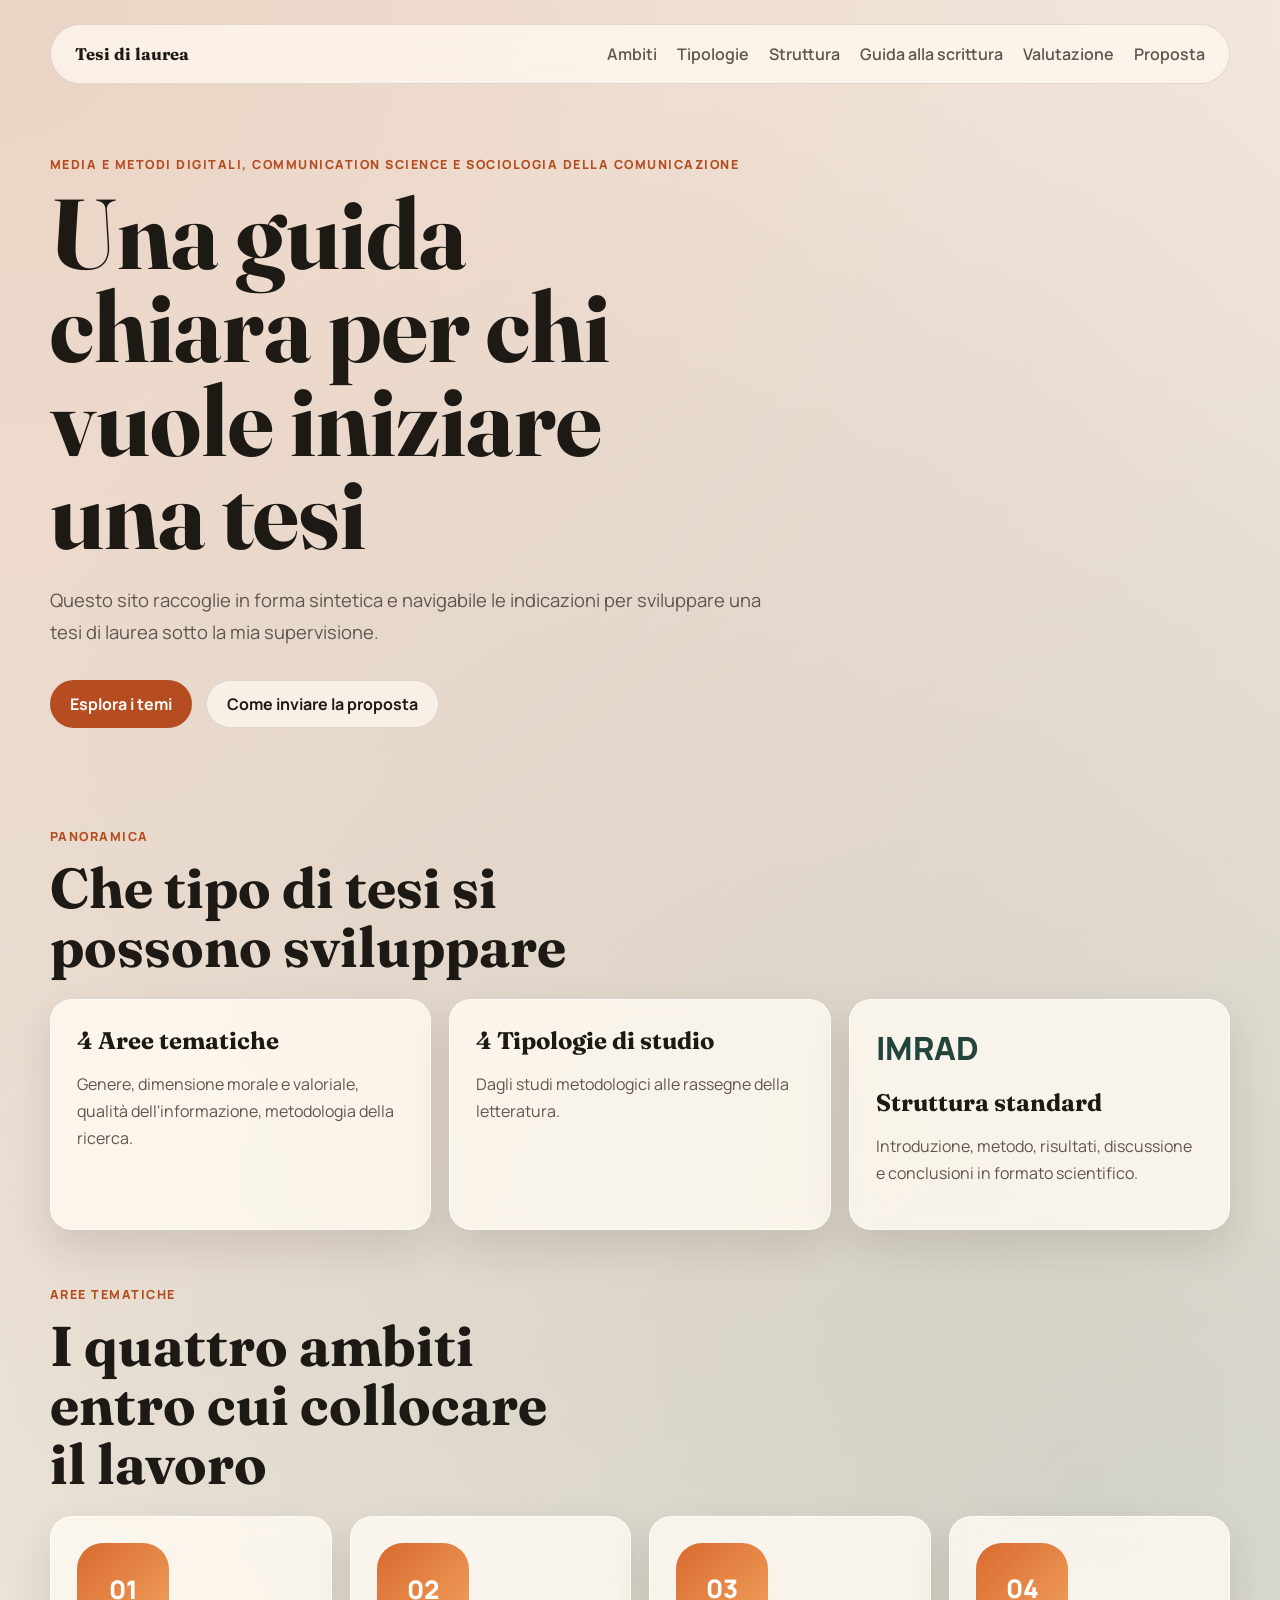
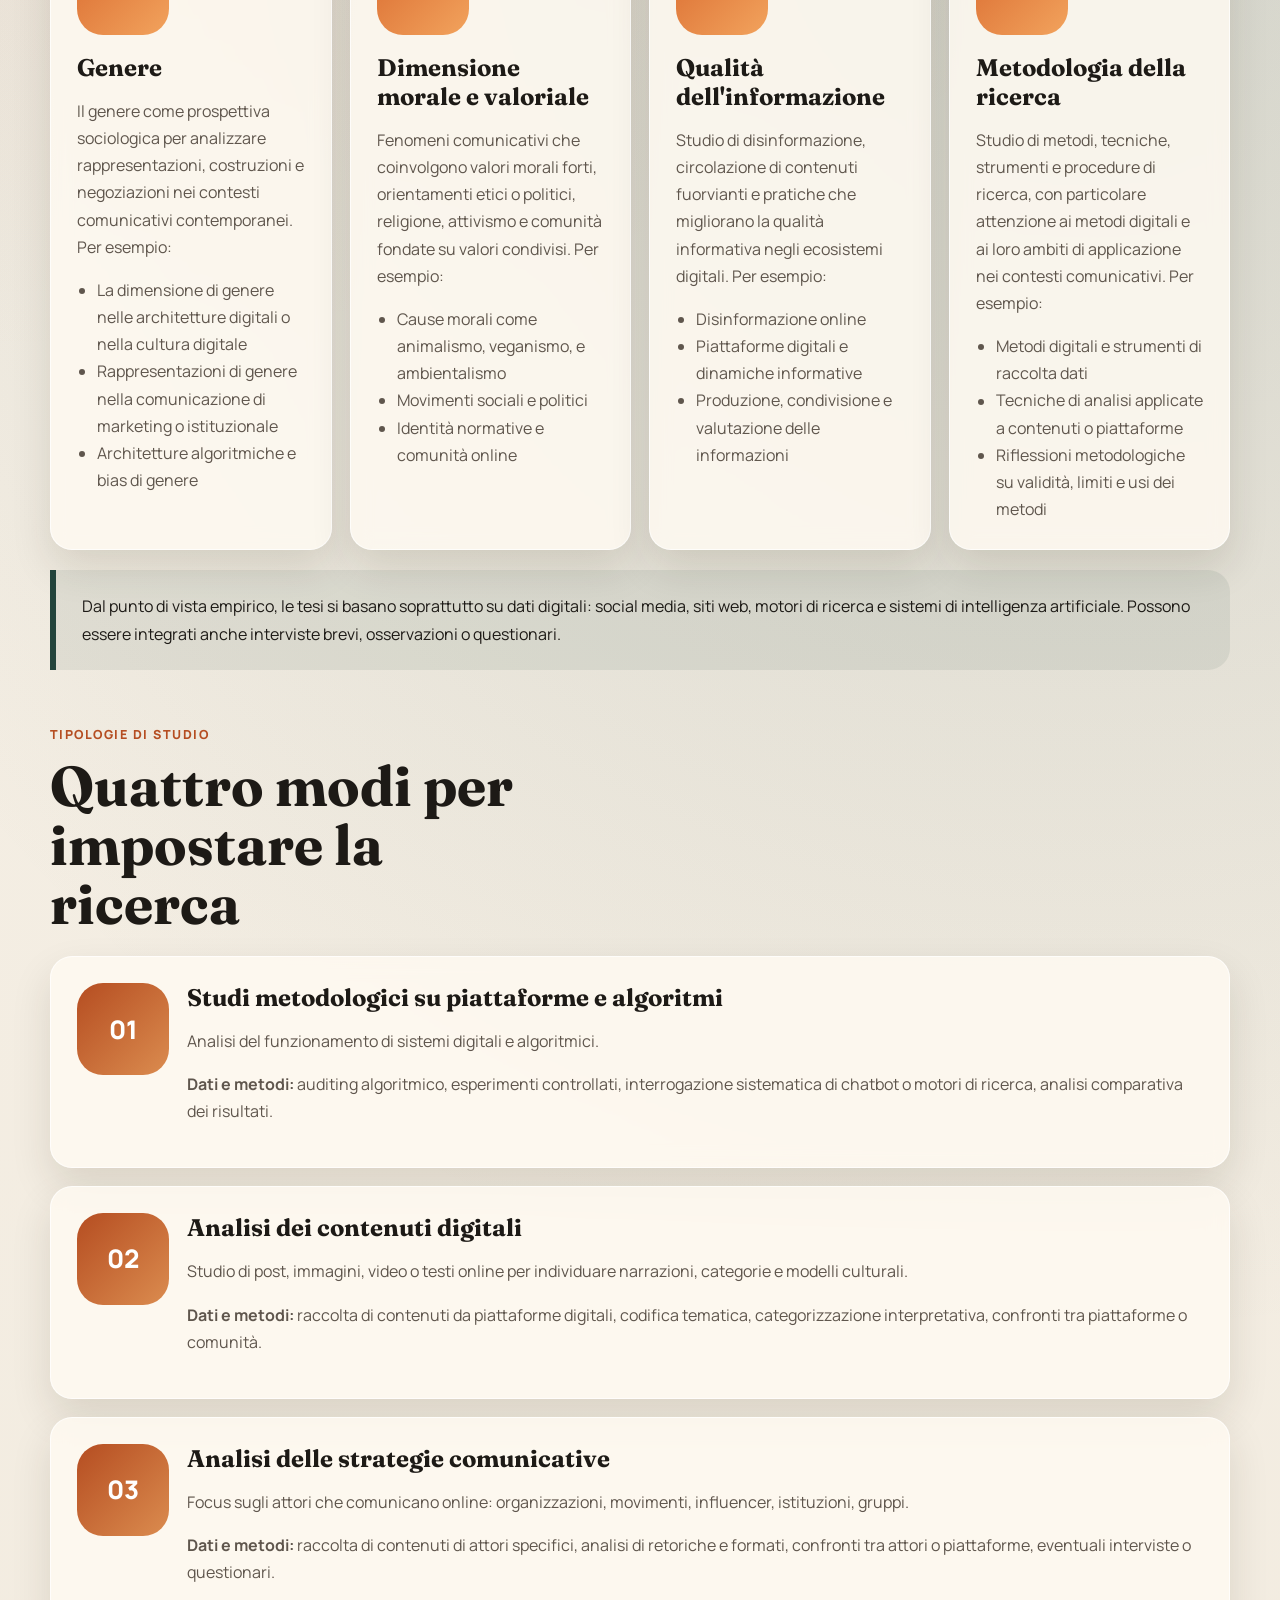
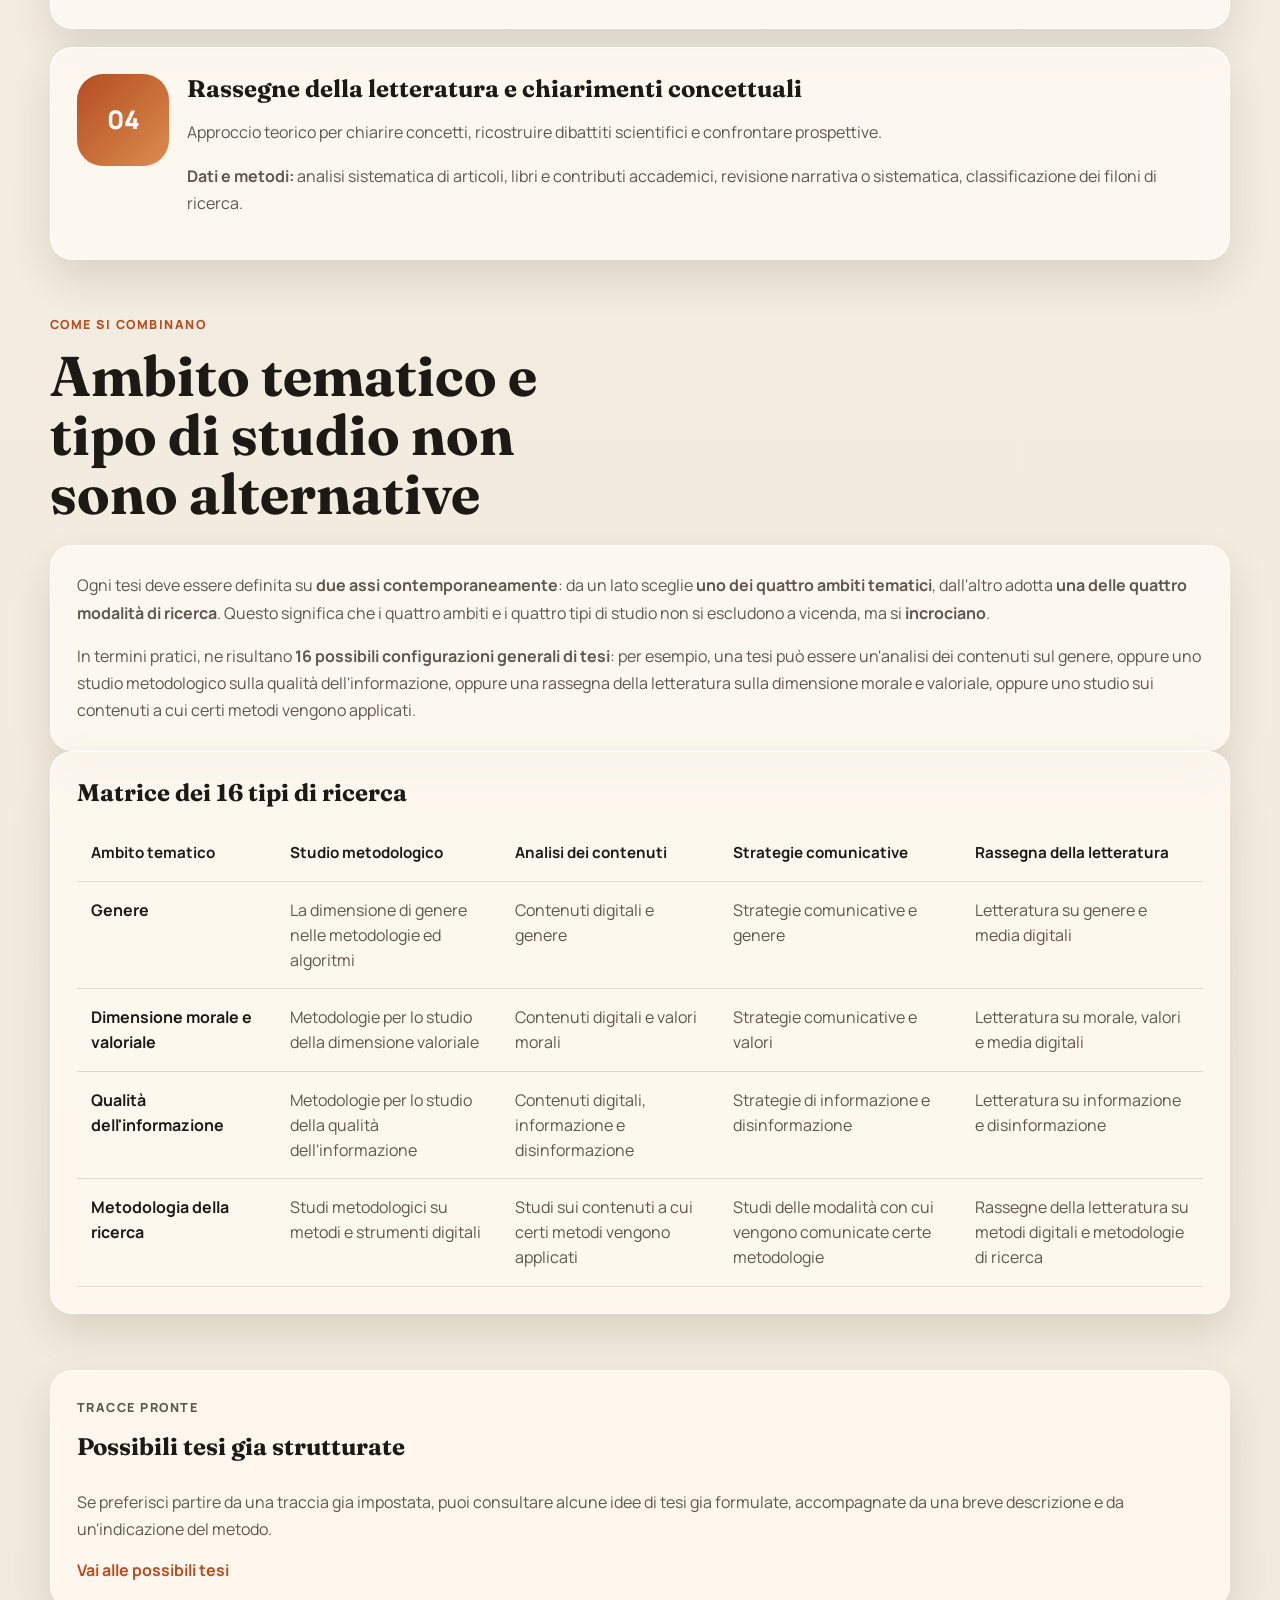
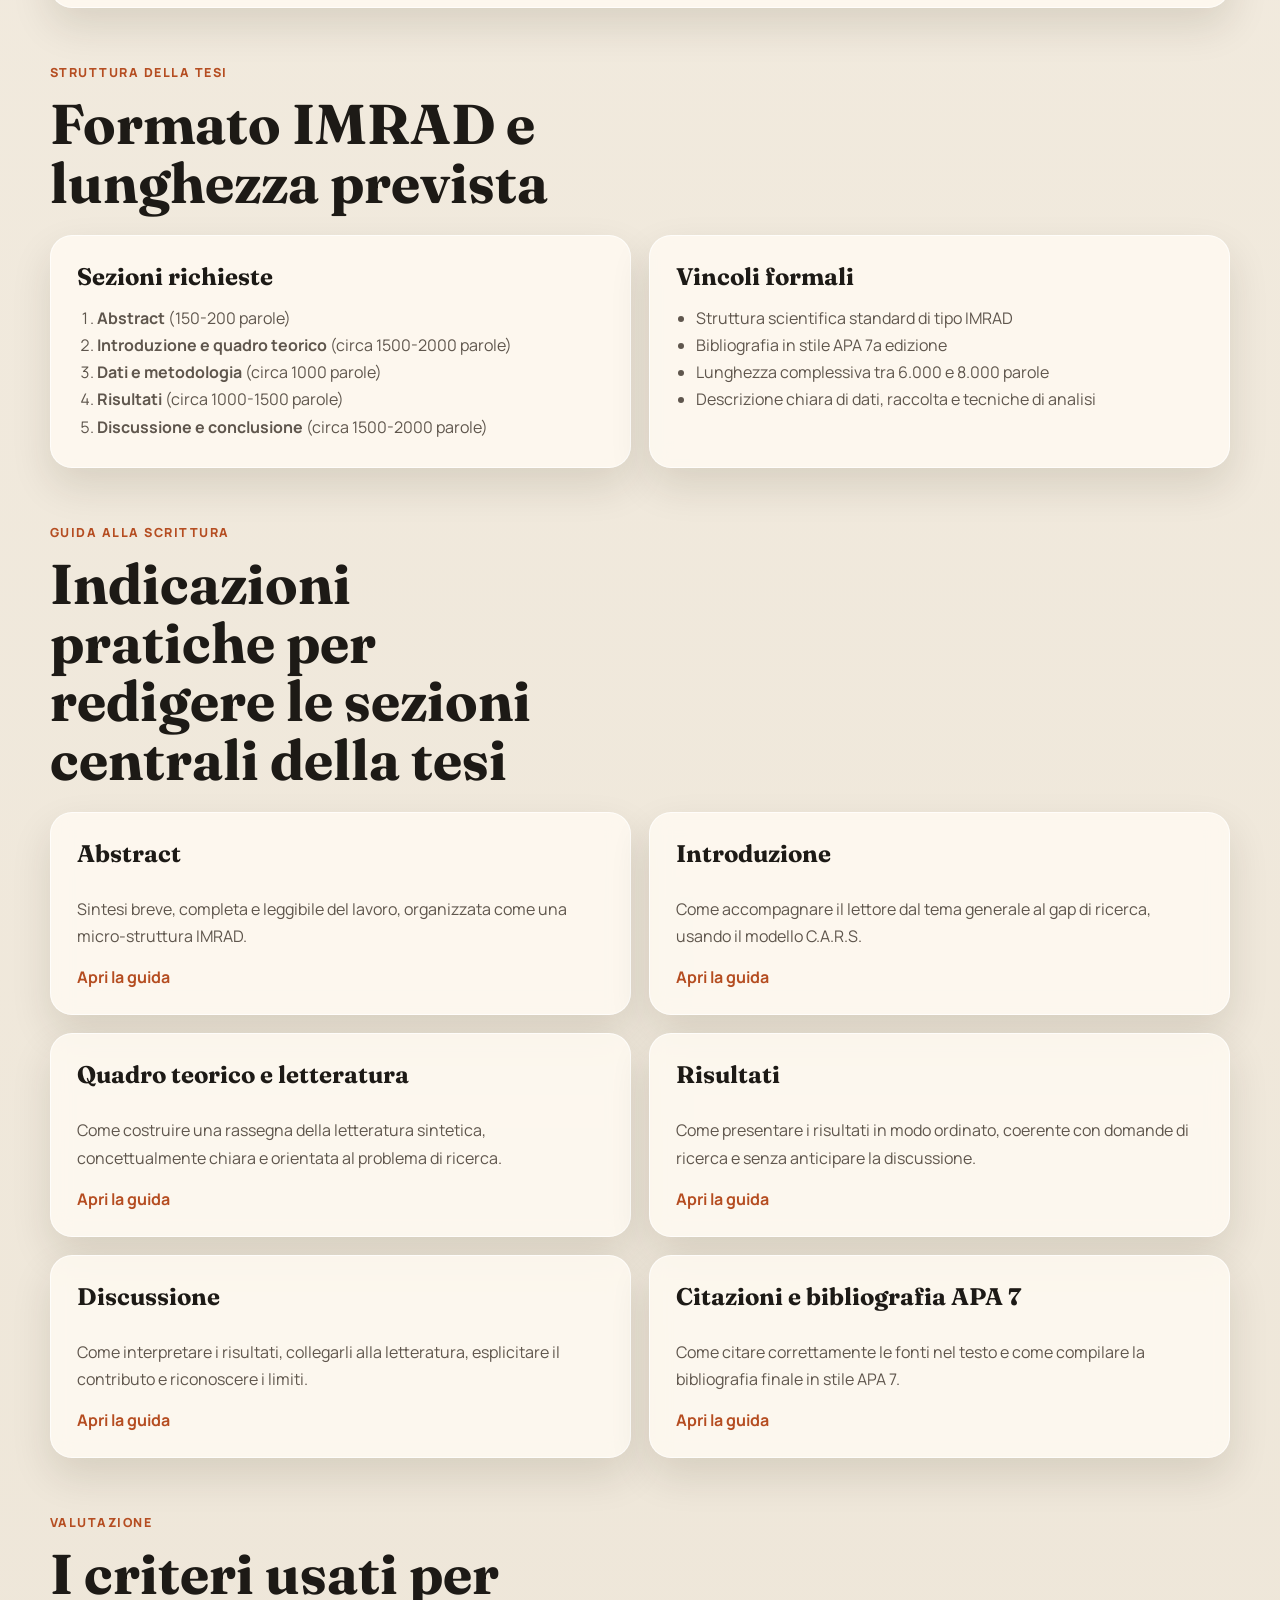
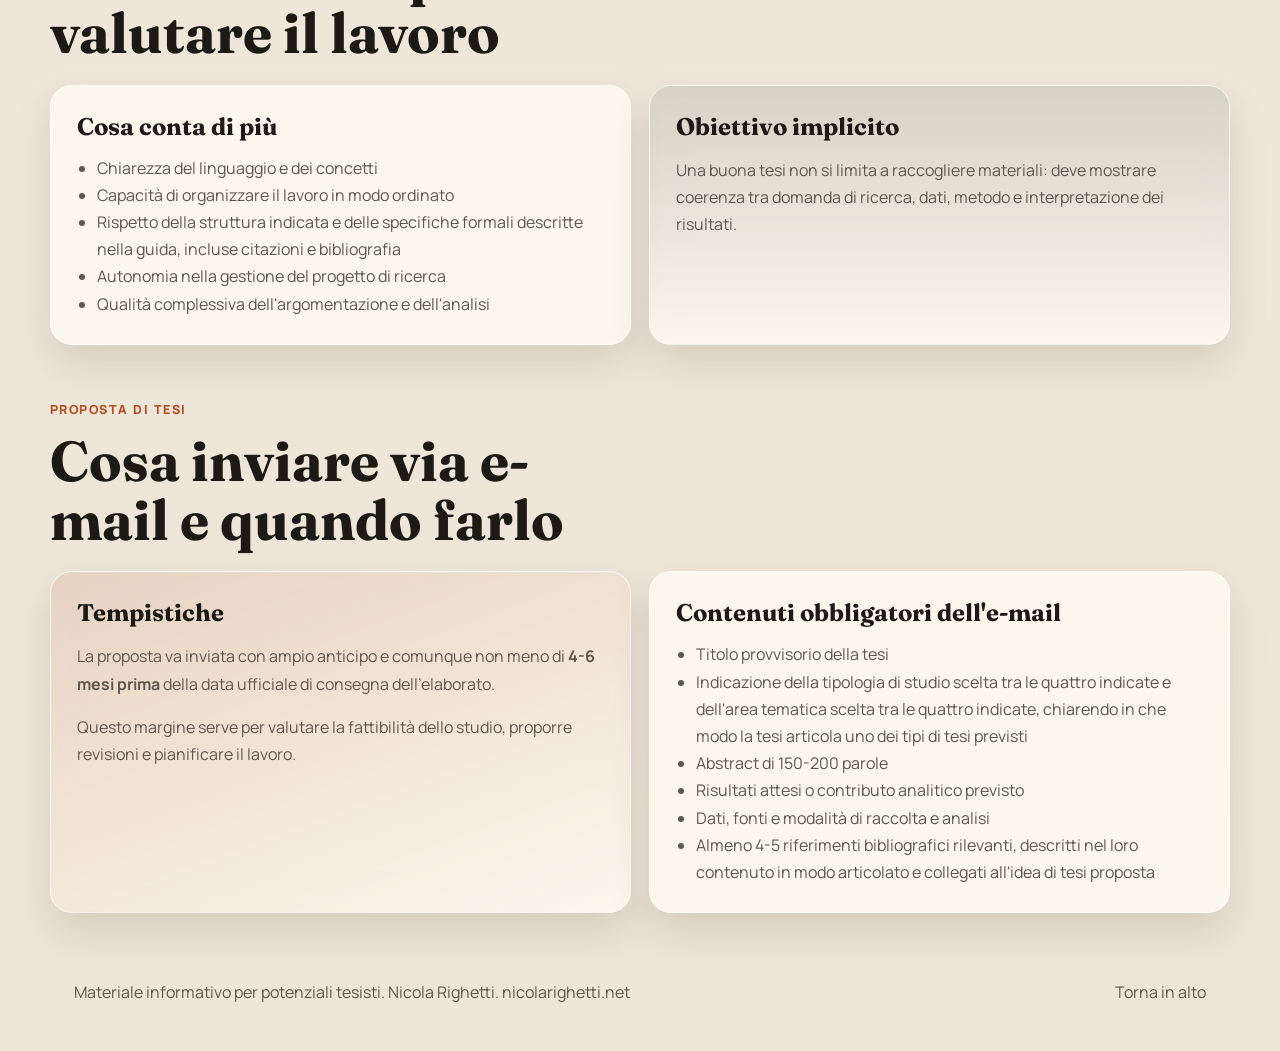
<file: index.html>
<!DOCTYPE html>
<html lang="it">
<head>
  <meta charset="UTF-8">
  <meta name="viewport" content="width=device-width, initial-scale=1.0">
  <title>Tesi di Laurea | Guida per Tesisti</title>
  <meta name="description" content="Informazioni chiare per studentesse e studenti interessati a una tesi in sociologia della comunicazione e media digitali.">
  <link rel="preconnect" href="https://fonts.googleapis.com">
  <link rel="preconnect" href="https://fonts.gstatic.com" crossorigin>
  <link href="https://fonts.googleapis.com/css2?family=Fraunces:opsz,wght@9..144,500;9..144,700&family=Manrope:wght@400;500;600;700&display=swap" rel="stylesheet">
  <link rel="stylesheet" href="styles.css?v=20260317">
</head>
<body>
  <header class="hero" id="top">
    <nav class="site-nav">
      <a class="brand" href="#top">Tesi di laurea</a>
      <button class="nav-toggle" type="button" aria-expanded="false" aria-controls="nav-links">
        Menu
      </button>
      <div class="nav-links" id="nav-links">
        <a href="#ambiti">Ambiti</a>
        <a href="#tipologie">Tipologie</a>
        <a href="#struttura">Struttura</a>
        <a href="#scrittura">Guida alla scrittura</a>
        <a href="#valutazione">Valutazione</a>
        <a href="#proposta">Proposta</a>
      </div>
    </nav>

    <div class="hero-content">
      <p class="eyebrow">Media e metodi digitali, communication science e sociologia della comunicazione</p>
      <h1>Una guida chiara per chi vuole iniziare una tesi</h1>
      <p class="hero-text">
        Questo sito raccoglie in forma sintetica e navigabile le indicazioni per sviluppare una tesi di laurea sotto la mia supervisione.
      </p>
      <div class="hero-actions">
        <a class="button button-primary" href="#ambiti">Esplora i temi</a>
        <a class="button button-secondary" href="#proposta">Come inviare la proposta</a>
      </div>
    </div>
  </header>

  <main>
    <section class="section intro">
      <div class="section-heading">
        <p class="section-kicker">Panoramica</p>
        <h2>Che tipo di tesi si possono sviluppare</h2>
      </div>
      <div class="grid grid-3">
        <article class="card stat-card">
          <h3>4 Aree tematiche</h3>
          <p>Genere, dimensione morale e valoriale, qualità dell'informazione, metodologia della ricerca.</p>
        </article>
        <article class="card stat-card">
          <h3>4 Tipologie di studio</h3>
          <p>Dagli studi metodologici alle rassegne della letteratura.</p>
        </article>
        <article class="card stat-card">
          <span class="stat-number">IMRAD</span>
          <h3>Struttura standard</h3>
          <p>Introduzione, metodo, risultati, discussione e conclusioni in formato scientifico.</p>
        </article>
      </div>
    </section>

    <section class="section" id="ambiti">
      <div class="section-heading">
        <p class="section-kicker">Aree tematiche</p>
        <h2>I quattro ambiti entro cui collocare il lavoro</h2>
      </div>
      <div class="grid grid-4">
        <article class="card topic-card">
          <div class="topic-index">01</div>
          <h3>Genere</h3>
          <p>
            Il genere come prospettiva sociologica per analizzare rappresentazioni, costruzioni e negoziazioni
            nei contesti comunicativi contemporanei. Per esempio:
          </p>
          <ul>
            <li>La dimensione di genere nelle architetture digitali o nella cultura digitale</li>
            <li>Rappresentazioni di genere nella comunicazione di marketing o istituzionale</li>
            <li>Architetture algoritmiche e bias di genere</li>
          </ul>
        </article>
        <article class="card topic-card">
          <div class="topic-index">02</div>
          <h3>Dimensione morale e valoriale</h3>
          <p>
            Fenomeni comunicativi che coinvolgono valori morali forti, orientamenti etici o politici,
            religione, attivismo e comunità fondate su valori condivisi. Per esempio:
          </p>
          <ul>
            <li>Cause morali come animalismo, veganismo, e ambientalismo</li>
            <li>Movimenti sociali e politici</li>
            <li>Identità normative e comunità online</li>
          </ul>
        </article>
        <article class="card topic-card">
          <div class="topic-index">03</div>
          <h3>Qualità dell'informazione</h3>
          <p>
            Studio di disinformazione, circolazione di contenuti fuorvianti e pratiche che migliorano
            la qualità informativa negli ecosistemi digitali. Per esempio:
          </p>
          <ul>
            <li>Disinformazione online</li>
            <li>Piattaforme digitali e dinamiche informative</li>
            <li>Produzione, condivisione e valutazione delle informazioni</li>
          </ul>
        </article>
        <article class="card topic-card">
          <div class="topic-index">04</div>
          <h3>Metodologia della ricerca</h3>
          <p>
            Studio di metodi, tecniche, strumenti e procedure di ricerca, con particolare attenzione ai
            metodi digitali e ai loro ambiti di applicazione nei contesti comunicativi. Per esempio:
          </p>
          <ul>
            <li>Metodi digitali e strumenti di raccolta dati</li>
            <li>Tecniche di analisi applicate a contenuti o piattaforme</li>
            <li>Riflessioni metodologiche su validità, limiti e usi dei metodi</li>
          </ul>
        </article>
      </div>
      <div class="callout">
        <p>
          Dal punto di vista empirico, le tesi si basano soprattutto su dati digitali: social media,
          siti web, motori di ricerca e sistemi di intelligenza artificiale. Possono essere integrati
          anche interviste brevi, osservazioni o questionari.
        </p>
      </div>
    </section>

    <section class="section" id="tipologie">
      <div class="section-heading">
        <p class="section-kicker">Tipologie di studio</p>
        <h2>Quattro modi per impostare la ricerca</h2>
      </div>
      <div class="stack">
        <article class="card study-card">
          <div class="study-index">01</div>
          <div>
            <h3>Studi metodologici su piattaforme e algoritmi</h3>
            <p>Analisi del funzionamento di sistemi digitali e algoritmici.</p>
            <p><strong>Dati e metodi:</strong> auditing algoritmico, esperimenti controllati, interrogazione sistematica di chatbot o motori di ricerca, analisi comparativa dei risultati.</p>
          </div>
        </article>
        <article class="card study-card">
          <div class="study-index">02</div>
          <div>
            <h3>Analisi dei contenuti digitali</h3>
            <p>Studio di post, immagini, video o testi online per individuare narrazioni, categorie e modelli culturali.</p>
            <p><strong>Dati e metodi:</strong> raccolta di contenuti da piattaforme digitali, codifica tematica, categorizzazione interpretativa, confronti tra piattaforme o comunità.</p>
          </div>
        </article>
        <article class="card study-card">
          <div class="study-index">03</div>
          <div>
            <h3>Analisi delle strategie comunicative</h3>
            <p>Focus sugli attori che comunicano online: organizzazioni, movimenti, influencer, istituzioni, gruppi.</p>
            <p><strong>Dati e metodi:</strong> raccolta di contenuti di attori specifici, analisi di retoriche e formati, confronti tra attori o piattaforme, eventuali interviste o questionari.</p>
          </div>
        </article>
        <article class="card study-card">
          <div class="study-index">04</div>
          <div>
            <h3>Rassegne della letteratura e chiarimenti concettuali</h3>
            <p>Approccio teorico per chiarire concetti, ricostruire dibattiti scientifici e confrontare prospettive.</p>
            <p><strong>Dati e metodi:</strong> analisi sistematica di articoli, libri e contributi accademici, revisione narrativa o sistematica, classificazione dei filoni di ricerca.</p>
          </div>
        </article>
      </div>
    </section>

    <section class="section" id="matrice">
      <div class="section-heading">
        <p class="section-kicker">Come si combinano</p>
        <h2>Ambito tematico e tipo di studio non sono alternative</h2>
      </div>
      <div class="card matrix-intro">
        <p>
          Ogni tesi deve essere definita su <strong>due assi contemporaneamente</strong>: da un lato
          sceglie <strong>uno dei quattro ambiti tematici</strong>, dall'altro adotta <strong>una delle quattro
          modalità di ricerca</strong>. Questo significa che i quattro ambiti e i quattro tipi di studio non si
          escludono a vicenda, ma si <strong>incrociano</strong>.
        </p>
        <p>
          In termini pratici, ne risultano <strong>16 possibili configurazioni generali di tesi</strong>:
          per esempio, una tesi può essere un'analisi dei contenuti sul genere, oppure uno studio
          metodologico sulla qualità dell'informazione, oppure una rassegna della letteratura sulla
          dimensione morale e valoriale, oppure uno studio sui contenuti a cui certi metodi vengono applicati.
        </p>
      </div>
      <div class="card matrix-card">
        <h3>Matrice dei 16 tipi di ricerca</h3>
        <div class="matrix-wrap">
          <table class="matrix-table">
            <thead>
              <tr>
                <th>Ambito tematico</th>
                <th>Studio metodologico</th>
                <th>Analisi dei contenuti</th>
                <th>Strategie comunicative</th>
                <th>Rassegna della letteratura</th>
              </tr>
            </thead>
            <tbody>
              <tr>
                <th>Genere</th>
                <td>La dimensione di genere nelle metodologie ed algoritmi</td>
                <td>Contenuti digitali e genere</td>
                <td>Strategie comunicative e genere</td>
                <td>Letteratura su genere e media digitali</td>
              </tr>
              <tr>
                <th>Dimensione morale e valoriale</th>
                <td>Metodologie per lo studio della dimensione valoriale</td>
                <td>Contenuti digitali e valori morali</td>
                <td>Strategie comunicative e valori</td>
                <td>Letteratura su morale, valori e media digitali</td>
              </tr>
              <tr>
                <th>Qualità dell'informazione</th>
                <td>Metodologie per lo studio della qualità dell'informazione</td>
                <td>Contenuti digitali, informazione e disinformazione</td>
                <td>Strategie di informazione e disinformazione</td>
                <td>Letteratura su informazione e disinformazione</td>
              </tr>
              <tr>
                <th>Metodologia della ricerca</th>
                <td>Studi metodologici su metodi e strumenti digitali</td>
                <td>Studi sui contenuti a cui certi metodi vengono applicati</td>
                <td>Studi delle modalità con cui vengono comunicate certe metodologie</td>
                <td>Rassegne della letteratura su metodi digitali e metodologie di ricerca</td>
              </tr>
            </tbody>
          </table>
        </div>
      </div>
    </section>

    <section class="section" id="proposte">
      <div class="card guide-link-card">
        <p class="section-kicker">Tracce pronte</p>
        <h3>Possibili tesi gia strutturate</h3>
        <p>
          Se preferisci partire da una traccia gia impostata, puoi consultare alcune idee di tesi
          gia formulate, accompagnate da una breve descrizione e da un'indicazione del metodo.
        </p>
        <a class="text-link" href="possibili-tesi.html">Vai alle possibili tesi</a>
      </div>
    </section>

    <section class="section" id="struttura">
      <div class="section-heading">
        <p class="section-kicker">Struttura della tesi</p>
        <h2>Formato IMRAD e lunghezza prevista</h2>
      </div>
      <div class="grid grid-2">
        <article class="card">
          <h3>Sezioni richieste</h3>
          <ol class="timeline">
            <li><strong>Abstract</strong> (150-200 parole)</li>
            <li><strong>Introduzione e quadro teorico</strong> (circa 1500-2000 parole)</li>
            <li><strong>Dati e metodologia</strong> (circa 1000 parole)</li>
            <li><strong>Risultati</strong> (circa 1000-1500 parole)</li>
            <li><strong>Discussione e conclusione</strong> (circa 1500-2000 parole)</li>
          </ol>
        </article>
        <article class="card">
          <h3>Vincoli formali</h3>
          <ul class="checklist">
            <li>Struttura scientifica standard di tipo IMRAD</li>
            <li>Bibliografia in stile APA 7a edizione</li>
            <li>Lunghezza complessiva tra 6.000 e 8.000 parole</li>
            <li>Descrizione chiara di dati, raccolta e tecniche di analisi</li>
          </ul>
        </article>
      </div>
    </section>

    <section class="section" id="scrittura">
      <div class="section-heading">
        <p class="section-kicker">Guida alla scrittura</p>
        <h2>Indicazioni pratiche per redigere le sezioni centrali della tesi</h2>
      </div>
      <div class="grid grid-2 guide-overview">
        <article class="card guide-link-card">
          <h3>Abstract</h3>
          <p>Sintesi breve, completa e leggibile del lavoro, organizzata come una micro-struttura IMRAD.</p>
          <a class="text-link" href="abstract.html">Apri la guida</a>
        </article>
        <article class="card guide-link-card">
          <h3>Introduzione</h3>
          <p>Come accompagnare il lettore dal tema generale al gap di ricerca, usando il modello C.A.R.S.</p>
          <a class="text-link" href="introduzione.html">Apri la guida</a>
        </article>
        <article class="card guide-link-card">
          <h3>Quadro teorico e letteratura</h3>
          <p>Come costruire una rassegna della letteratura sintetica, concettualmente chiara e orientata al problema di ricerca.</p>
          <a class="text-link" href="quadro-teorico.html">Apri la guida</a>
        </article>
        <article class="card guide-link-card">
          <h3>Risultati</h3>
          <p>Come presentare i risultati in modo ordinato, coerente con domande di ricerca e senza anticipare la discussione.</p>
          <a class="text-link" href="risultati.html">Apri la guida</a>
        </article>
        <article class="card guide-link-card">
          <h3>Discussione</h3>
          <p>Come interpretare i risultati, collegarli alla letteratura, esplicitare il contributo e riconoscere i limiti.</p>
          <a class="text-link" href="discussione.html">Apri la guida</a>
        </article>
        <article class="card guide-link-card">
          <h3>Citazioni e bibliografia APA 7</h3>
          <p>Come citare correttamente le fonti nel testo e come compilare la bibliografia finale in stile APA 7.</p>
          <a class="text-link" href="bibliografia-apa.html">Apri la guida</a>
        </article>
      </div>
    </section>

    <section class="section" id="valutazione">
      <div class="section-heading">
        <p class="section-kicker">Valutazione</p>
        <h2>I criteri usati per valutare il lavoro</h2>
      </div>
      <div class="grid grid-2">
        <article class="card">
          <h3>Cosa conta di più</h3>
          <ul class="checklist">
            <li>Chiarezza del linguaggio e dei concetti</li>
            <li>Capacità di organizzare il lavoro in modo ordinato</li>
            <li>Rispetto della struttura indicata e delle specifiche formali descritte nella guida, incluse citazioni e bibliografia</li>
            <li>Autonomia nella gestione del progetto di ricerca</li>
            <li>Qualità complessiva dell'argomentazione e dell'analisi</li>
          </ul>
        </article>
        <article class="card note-card">
          <h3>Obiettivo implicito</h3>
          <p>
            Una buona tesi non si limita a raccogliere materiali: deve mostrare coerenza tra domanda di ricerca,
            dati, metodo e interpretazione dei risultati.
          </p>
        </article>
      </div>
    </section>

    <section class="section" id="proposta">
      <div class="section-heading">
        <p class="section-kicker">Proposta di tesi</p>
        <h2>Cosa inviare via e-mail e quando farlo</h2>
      </div>
      <div class="grid grid-2 proposal-layout">
        <article class="card deadline-card">
          <h3>Tempistiche</h3>
          <p>
            La proposta va inviata con ampio anticipo e comunque non meno di
            <strong>4-6 mesi prima</strong> della data ufficiale di consegna dell'elaborato.
          </p>
          <p>
            Questo margine serve per valutare la fattibilità dello studio, proporre revisioni e pianificare il lavoro.
          </p>
        </article>
        <article class="card">
          <h3>Contenuti obbligatori dell'e-mail</h3>
          <ul class="checklist">
            <li>Titolo provvisorio della tesi</li>
            <li>Indicazione della tipologia di studio scelta tra le quattro indicate e dell'area tematica scelta tra le quattro indicate, chiarendo in che modo la tesi articola uno dei tipi di tesi previsti</li>
            <li>Abstract di 150-200 parole</li>
            <li>Risultati attesi o contributo analitico previsto</li>
            <li>Dati, fonti e modalità di raccolta e analisi</li>
            <li>Almeno 4-5 riferimenti bibliografici rilevanti, descritti nel loro contenuto in modo articolato e collegati all'idea di tesi proposta</li>
          </ul>
        </article>
      </div>
    </section>
  </main>

  <footer class="site-footer">
    <p>Materiale informativo per potenziali tesisti. Nicola Righetti. <a href="https://nicolarighetti.net">nicolarighetti.net</a></p>
    <a href="#top">Torna in alto</a>
  </footer>

  <script src="script.js?v=20260317"></script>
</body>
</html>
</file>
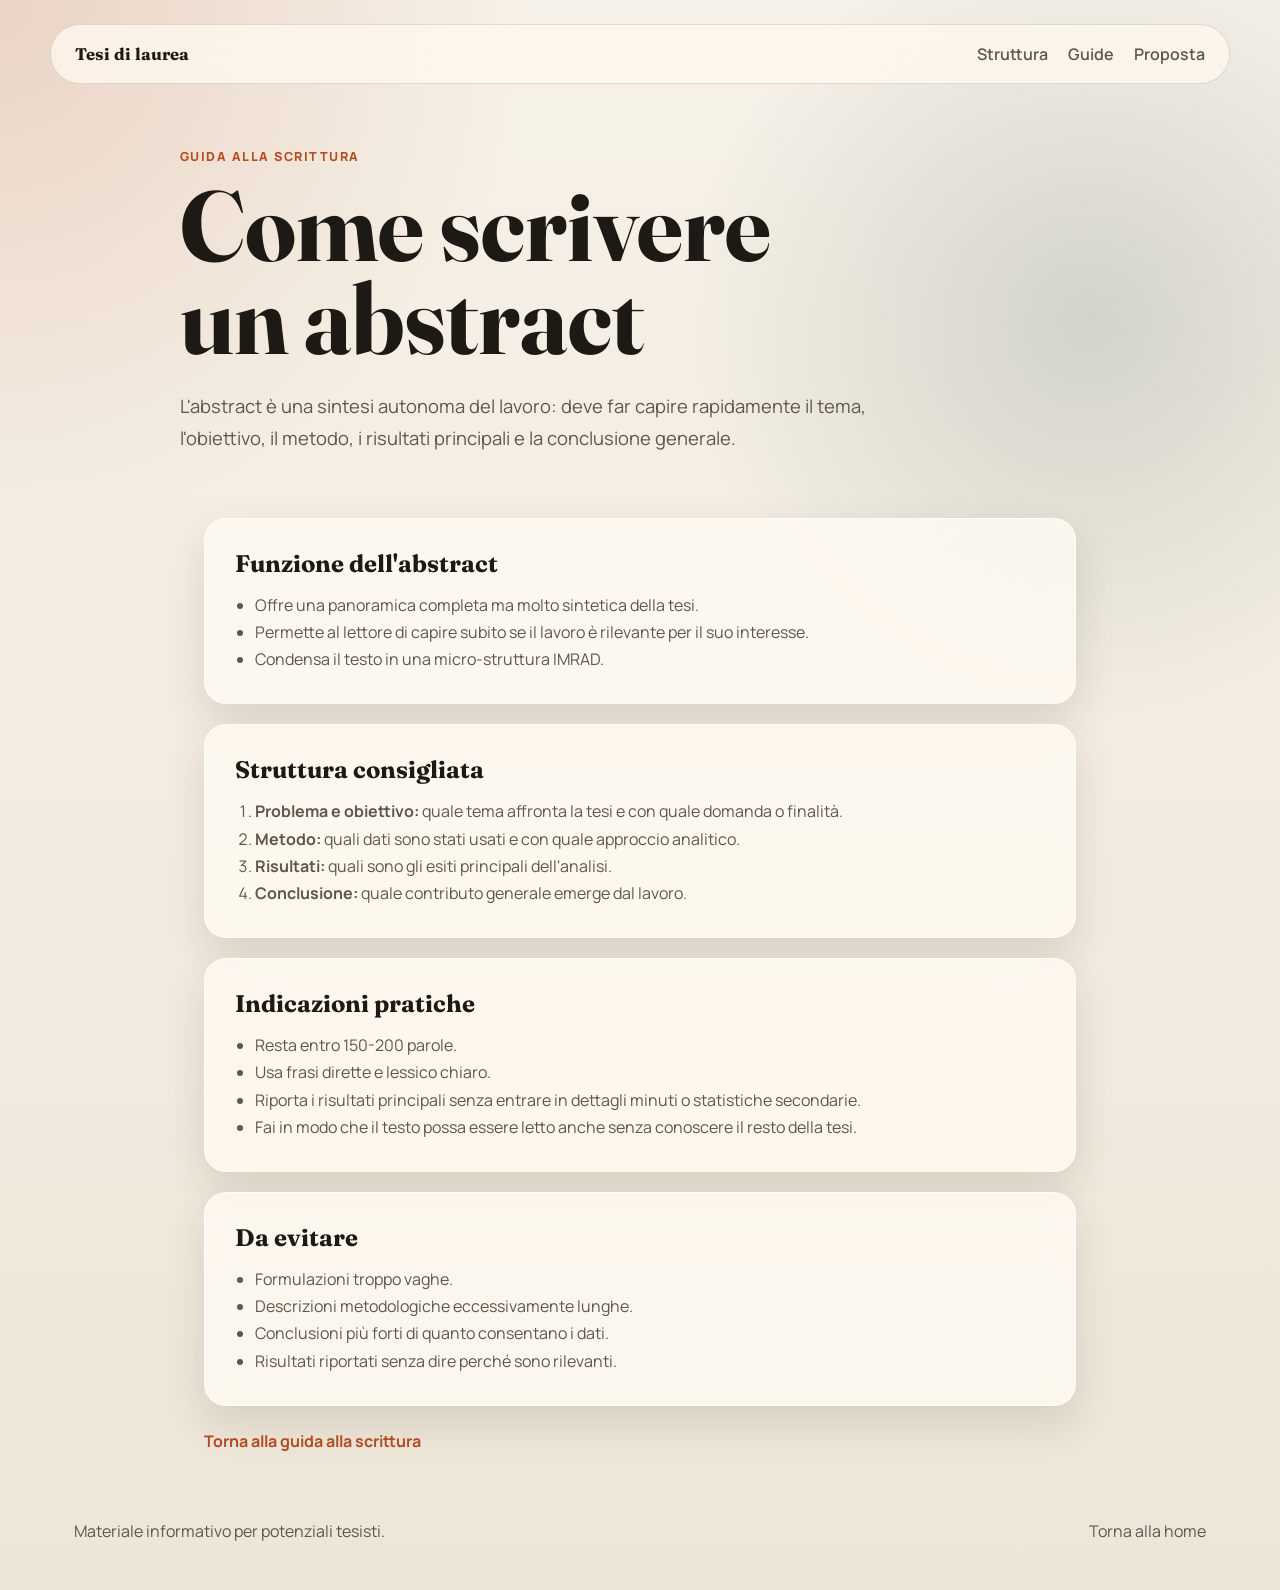
<file: abstract.html>
<!DOCTYPE html>
<html lang="it">
<head>
  <meta charset="UTF-8">
  <meta name="viewport" content="width=device-width, initial-scale=1.0">
  <title>Come Scrivere un Abstract | Tesi di Laurea</title>
  <meta name="description" content="Guida pratica per scrivere l'abstract della tesi in modo chiaro, sintetico e coerente con la struttura IMRAD.">
  <link rel="preconnect" href="https://fonts.googleapis.com">
  <link rel="preconnect" href="https://fonts.gstatic.com" crossorigin>
  <link href="https://fonts.googleapis.com/css2?family=Fraunces:opsz,wght@9..144,500;9..144,700&family=Manrope:wght@400;500;600;700&display=swap" rel="stylesheet">
  <link rel="stylesheet" href="styles.css?v=20260317">
</head>
<body>
  <header class="page-hero">
    <nav class="site-nav">
      <a class="brand" href="index.html">Tesi di laurea</a>
      <button class="nav-toggle" type="button" aria-expanded="false" aria-controls="nav-links">
        Menu
      </button>
      <div class="nav-links" id="nav-links">
        <a href="index.html#struttura">Struttura</a>
        <a href="index.html#scrittura">Guide</a>
        <a href="index.html#proposta">Proposta</a>
      </div>
    </nav>
    <div class="page-hero-content">
      <p class="eyebrow">Guida alla scrittura</p>
      <h1>Come scrivere un abstract</h1>
      <p class="hero-text">
        L'abstract è una sintesi autonoma del lavoro: deve far capire rapidamente il tema, l'obiettivo,
        il metodo, i risultati principali e la conclusione generale.
      </p>
    </div>
  </header>

  <main class="page-main">
    <section class="section">
      <div class="stack guide-stack">
        <article class="card guide-card">
          <h3>Funzione dell'abstract</h3>
          <ul class="checklist">
            <li>Offre una panoramica completa ma molto sintetica della tesi.</li>
            <li>Permette al lettore di capire subito se il lavoro è rilevante per il suo interesse.</li>
            <li>Condensa il testo in una micro-struttura IMRAD.</li>
          </ul>
        </article>
        <article class="card guide-card">
          <h3>Struttura consigliata</h3>
          <ol class="timeline">
            <li><strong>Problema e obiettivo:</strong> quale tema affronta la tesi e con quale domanda o finalità.</li>
            <li><strong>Metodo:</strong> quali dati sono stati usati e con quale approccio analitico.</li>
            <li><strong>Risultati:</strong> quali sono gli esiti principali dell'analisi.</li>
            <li><strong>Conclusione:</strong> quale contributo generale emerge dal lavoro.</li>
          </ol>
        </article>
        <article class="card guide-card">
          <h3>Indicazioni pratiche</h3>
          <ul class="checklist">
            <li>Resta entro 150-200 parole.</li>
            <li>Usa frasi dirette e lessico chiaro.</li>
            <li>Riporta i risultati principali senza entrare in dettagli minuti o statistiche secondarie.</li>
            <li>Fai in modo che il testo possa essere letto anche senza conoscere il resto della tesi.</li>
          </ul>
        </article>
        <article class="card guide-card">
          <h3>Da evitare</h3>
          <ul class="checklist">
            <li>Formulazioni troppo vaghe.</li>
            <li>Descrizioni metodologiche eccessivamente lunghe.</li>
            <li>Conclusioni più forti di quanto consentano i dati.</li>
            <li>Risultati riportati senza dire perché sono rilevanti.</li>
          </ul>
        </article>
      </div>
      <p class="back-link"><a href="index.html#scrittura">Torna alla guida alla scrittura</a></p>
    </section>
  </main>

  <footer class="site-footer">
    <p>Materiale informativo per potenziali tesisti.</p>
    <a href="index.html">Torna alla home</a>
  </footer>
  <script src="script.js?v=20260317"></script>
</body>
</html>
</file>
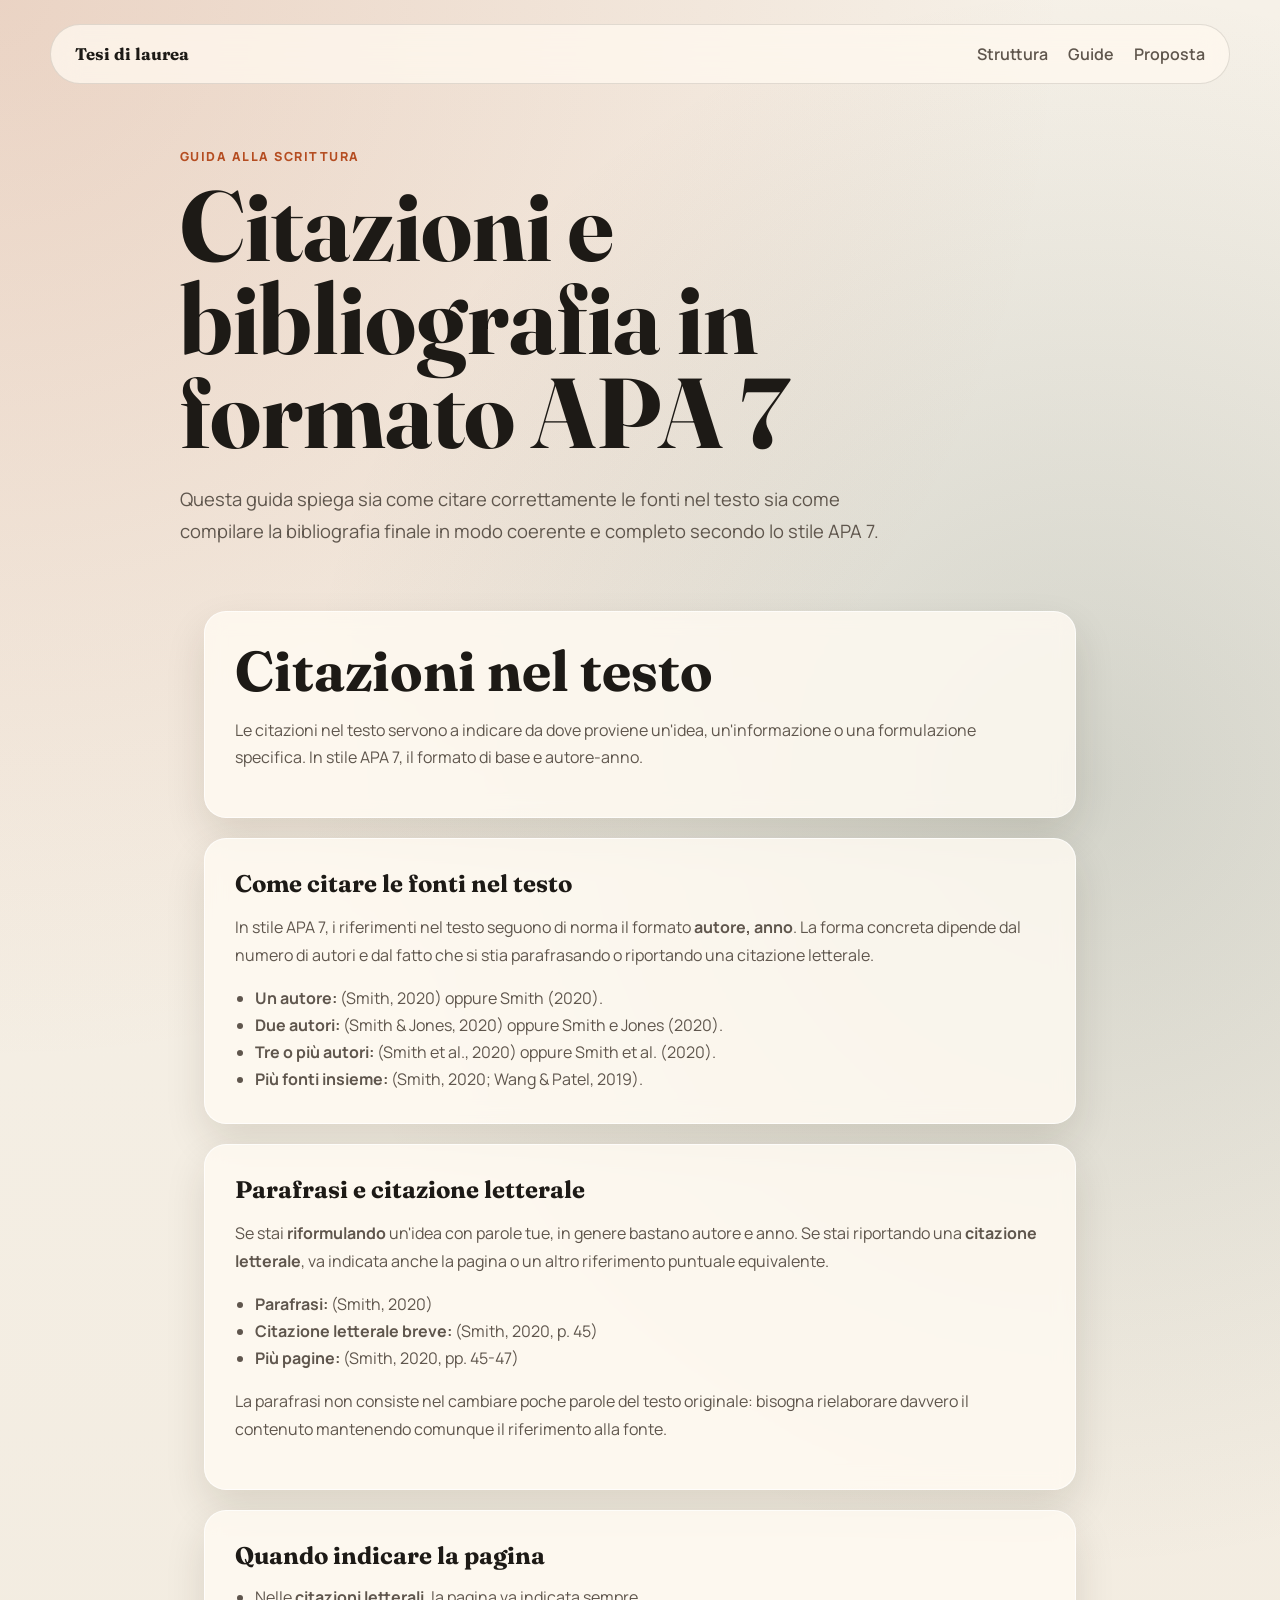
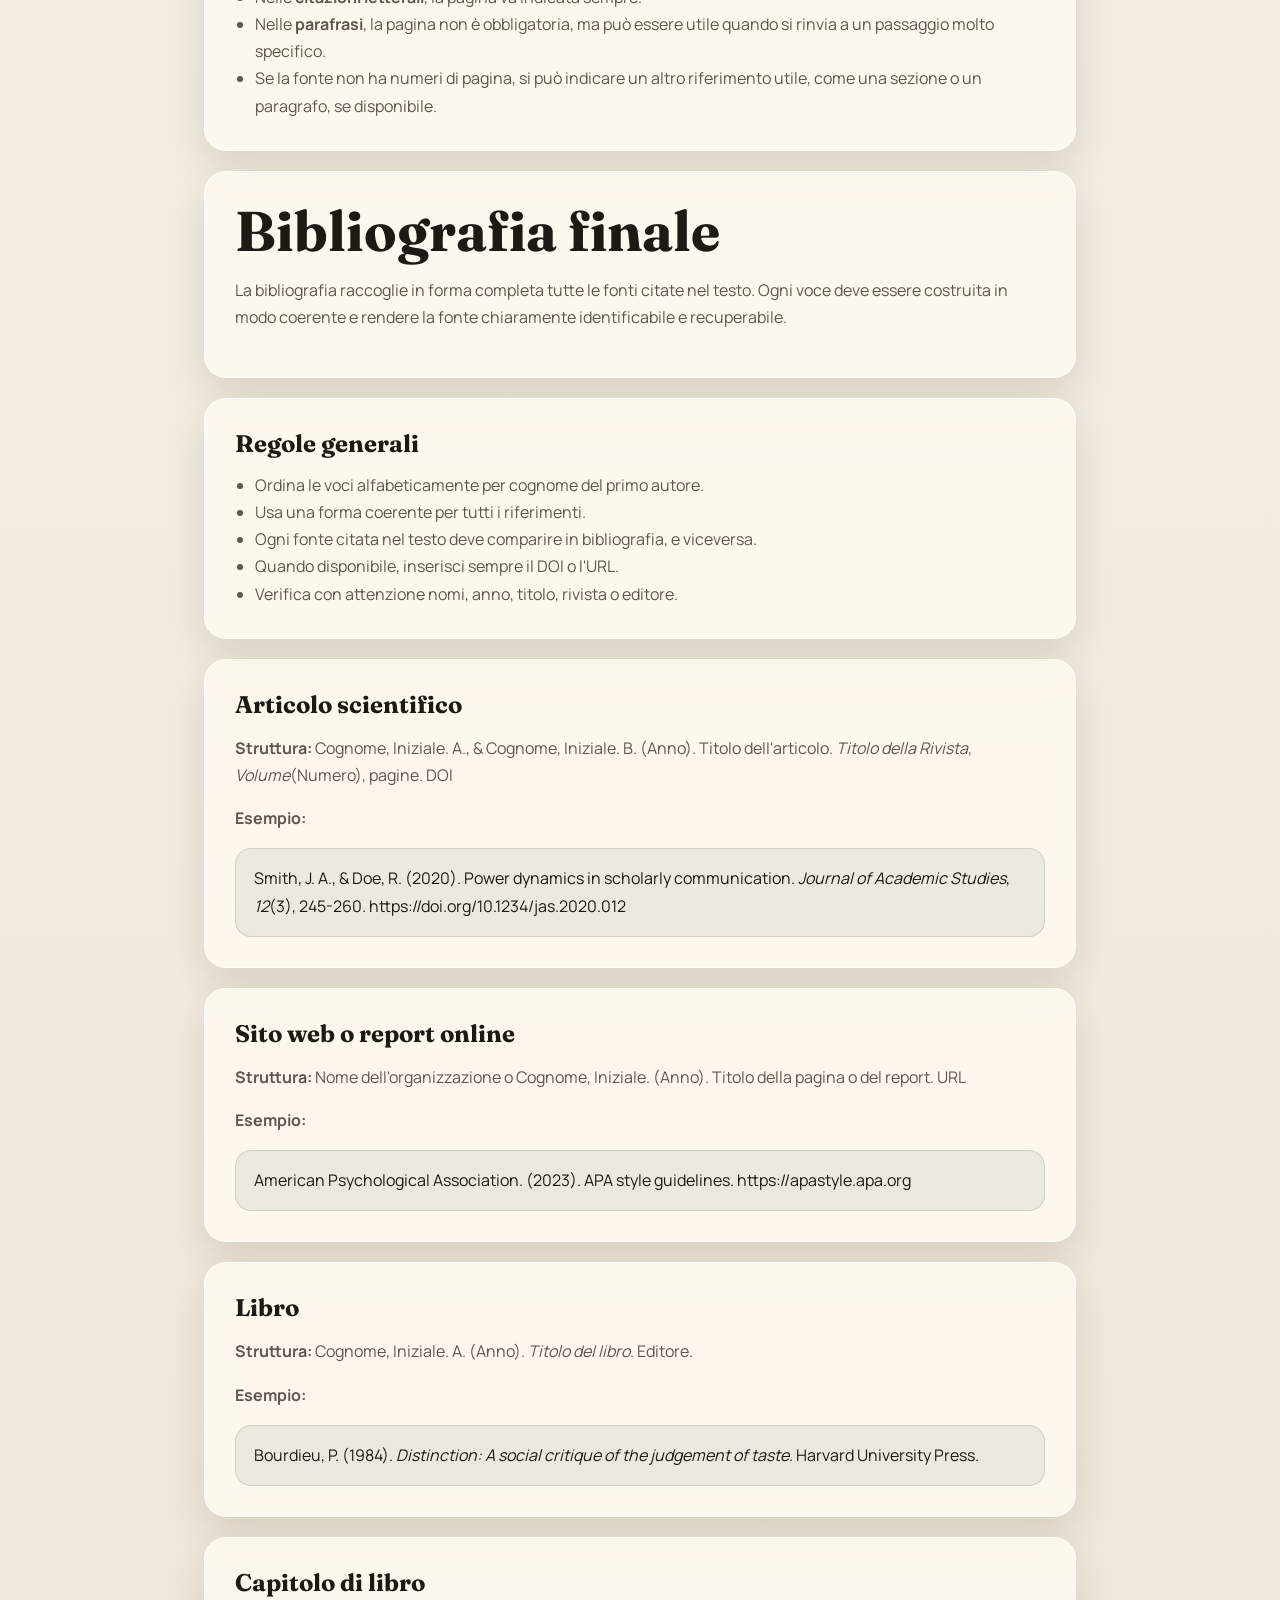
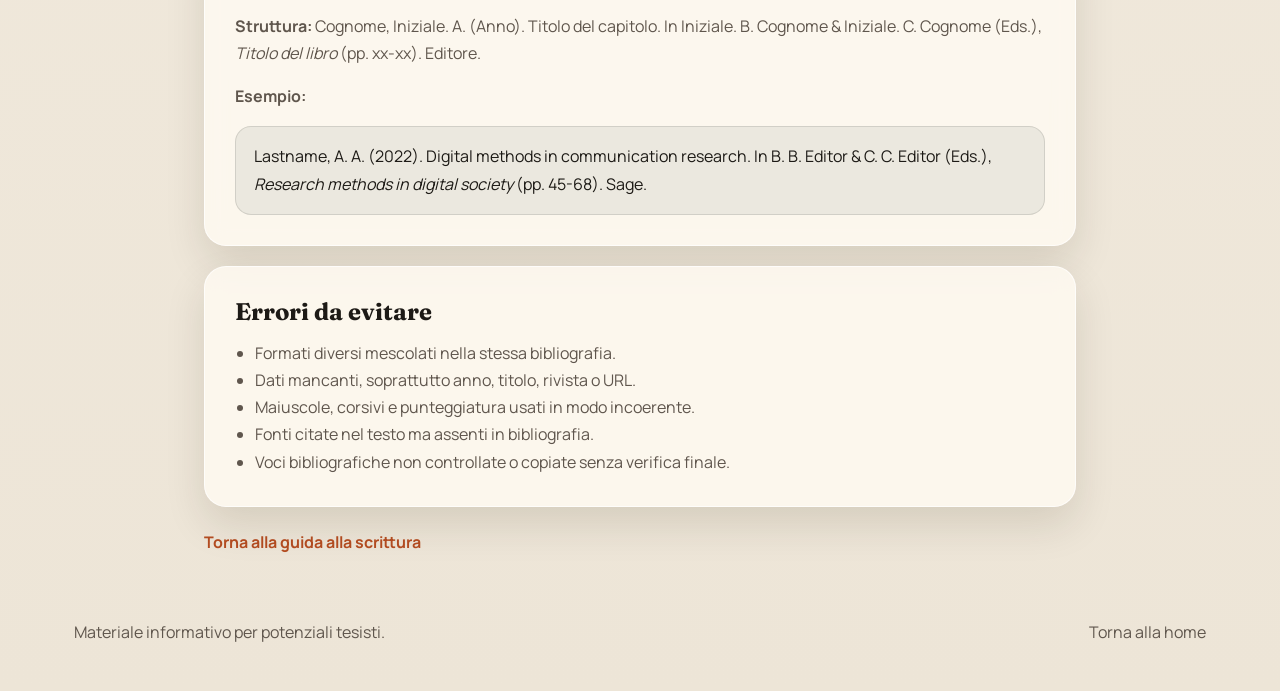
<file: bibliografia-apa.html>
<!DOCTYPE html>
<html lang="it">
<head>
  <meta charset="UTF-8">
  <meta name="viewport" content="width=device-width, initial-scale=1.0">
  <title>Citazioni e Bibliografia in APA 7 | Tesi di Laurea</title>
  <meta name="description" content="Guida pratica per citare le fonti nel testo e compilare la bibliografia finale in formato APA 7.">
  <link rel="preconnect" href="https://fonts.googleapis.com">
  <link rel="preconnect" href="https://fonts.gstatic.com" crossorigin>
  <link href="https://fonts.googleapis.com/css2?family=Fraunces:opsz,wght@9..144,500;9..144,700&family=Manrope:wght@400;500;600;700&display=swap" rel="stylesheet">
  <link rel="stylesheet" href="styles.css?v=20260317">
</head>
<body>
  <header class="page-hero">
    <nav class="site-nav">
      <a class="brand" href="index.html">Tesi di laurea</a>
      <button class="nav-toggle" type="button" aria-expanded="false" aria-controls="nav-links">
        Menu
      </button>
      <div class="nav-links" id="nav-links">
        <a href="index.html#struttura">Struttura</a>
        <a href="index.html#scrittura">Guide</a>
        <a href="index.html#proposta">Proposta</a>
      </div>
    </nav>
    <div class="page-hero-content">
      <p class="eyebrow">Guida alla scrittura</p>
      <h1>Citazioni e bibliografia in formato APA 7</h1>
      <p class="hero-text">
        Questa guida spiega sia come citare correttamente le fonti nel testo sia come compilare la
        bibliografia finale in modo coerente e completo secondo lo stile APA 7.
      </p>
    </div>
  </header>

  <main class="page-main">
    <section class="section">
      <div class="stack guide-stack">
        <article class="card guide-card">
          <h2>Citazioni nel testo</h2>
          <p>
            Le citazioni nel testo servono a indicare da dove proviene un'idea, un'informazione o una
            formulazione specifica. In stile APA 7, il formato di base e autore-anno.
          </p>
        </article>
        <article class="card guide-card">
          <h3>Come citare le fonti nel testo</h3>
          <p>
            In stile APA 7, i riferimenti nel testo seguono di norma il formato <strong>autore, anno</strong>.
            La forma concreta dipende dal numero di autori e dal fatto che si stia parafrasando o riportando
            una citazione letterale.
          </p>
          <ul class="checklist">
            <li><strong>Un autore:</strong> (Smith, 2020) oppure Smith (2020).</li>
            <li><strong>Due autori:</strong> (Smith &amp; Jones, 2020) oppure Smith e Jones (2020).</li>
            <li><strong>Tre o più autori:</strong> (Smith et al., 2020) oppure Smith et al. (2020).</li>
            <li><strong>Più fonti insieme:</strong> (Smith, 2020; Wang &amp; Patel, 2019).</li>
          </ul>
        </article>

        <article class="card guide-card">
          <h3>Parafrasi e citazione letterale</h3>
          <p>
            Se stai <strong>riformulando</strong> un'idea con parole tue, in genere bastano autore e anno.
            Se stai riportando una <strong>citazione letterale</strong>, va indicata anche la pagina
            o un altro riferimento puntuale equivalente.
          </p>
          <ul class="checklist">
            <li><strong>Parafrasi:</strong> (Smith, 2020)</li>
            <li><strong>Citazione letterale breve:</strong> (Smith, 2020, p. 45)</li>
            <li><strong>Più pagine:</strong> (Smith, 2020, pp. 45-47)</li>
          </ul>
          <p>
            La parafrasi non consiste nel cambiare poche parole del testo originale: bisogna rielaborare davvero
            il contenuto mantenendo comunque il riferimento alla fonte.
          </p>
        </article>

        <article class="card guide-card">
          <h3>Quando indicare la pagina</h3>
          <ul class="checklist">
            <li>Nelle <strong>citazioni letterali</strong>, la pagina va indicata sempre.</li>
            <li>Nelle <strong>parafrasi</strong>, la pagina non è obbligatoria, ma può essere utile quando si rinvia a un passaggio molto specifico.</li>
            <li>Se la fonte non ha numeri di pagina, si può indicare un altro riferimento utile, come una sezione o un paragrafo, se disponibile.</li>
          </ul>
        </article>

        <article class="card guide-card">
          <h2>Bibliografia finale</h2>
          <p>
            La bibliografia raccoglie in forma completa tutte le fonti citate nel testo. Ogni voce deve
            essere costruita in modo coerente e rendere la fonte chiaramente identificabile e recuperabile.
          </p>
        </article>

        <article class="card guide-card">
          <h3>Regole generali</h3>
          <ul class="checklist">
            <li>Ordina le voci alfabeticamente per cognome del primo autore.</li>
            <li>Usa una forma coerente per tutti i riferimenti.</li>
            <li>Ogni fonte citata nel testo deve comparire in bibliografia, e viceversa.</li>
            <li>Quando disponibile, inserisci sempre il DOI o l'URL.</li>
            <li>Verifica con attenzione nomi, anno, titolo, rivista o editore.</li>
          </ul>
        </article>

        <article class="card guide-card">
          <h3>Articolo scientifico</h3>
          <p><strong>Struttura:</strong> Cognome, Iniziale. A., &amp; Cognome, Iniziale. B. (Anno). Titolo dell'articolo. <em>Titolo della Rivista</em>, <em>Volume</em>(Numero), pagine. DOI</p>
          <p><strong>Esempio:</strong></p>
          <pre class="reference-example">Smith, J. A., &amp; Doe, R. (2020). Power dynamics in scholarly communication. <em>Journal of Academic Studies</em>, <em>12</em>(3), 245-260. https://doi.org/10.1234/jas.2020.012</pre>
        </article>

        <article class="card guide-card">
          <h3>Sito web o report online</h3>
          <p><strong>Struttura:</strong> Nome dell'organizzazione o Cognome, Iniziale. (Anno). Titolo della pagina o del report. URL</p>
          <p><strong>Esempio:</strong></p>
          <pre class="reference-example">American Psychological Association. (2023). APA style guidelines. https://apastyle.apa.org</pre>
        </article>

        <article class="card guide-card">
          <h3>Libro</h3>
          <p><strong>Struttura:</strong> Cognome, Iniziale. A. (Anno). <em>Titolo del libro</em>. Editore.</p>
          <p><strong>Esempio:</strong></p>
          <pre class="reference-example">Bourdieu, P. (1984). <em>Distinction: A social critique of the judgement of taste</em>. Harvard University Press.</pre>
        </article>

        <article class="card guide-card">
          <h3>Capitolo di libro</h3>
          <p><strong>Struttura:</strong> Cognome, Iniziale. A. (Anno). Titolo del capitolo. In Iniziale. B. Cognome &amp; Iniziale. C. Cognome (Eds.), <em>Titolo del libro</em> (pp. xx-xx). Editore.</p>
          <p><strong>Esempio:</strong></p>
          <pre class="reference-example">Lastname, A. A. (2022). Digital methods in communication research. In B. B. Editor &amp; C. C. Editor (Eds.), <em>Research methods in digital society</em> (pp. 45-68). Sage.</pre>
        </article>

        <article class="card guide-card">
          <h3>Errori da evitare</h3>
          <ul class="checklist">
            <li>Formati diversi mescolati nella stessa bibliografia.</li>
            <li>Dati mancanti, soprattutto anno, titolo, rivista o URL.</li>
            <li>Maiuscole, corsivi e punteggiatura usati in modo incoerente.</li>
            <li>Fonti citate nel testo ma assenti in bibliografia.</li>
            <li>Voci bibliografiche non controllate o copiate senza verifica finale.</li>
          </ul>
        </article>
      </div>
      <p class="back-link"><a href="index.html#scrittura">Torna alla guida alla scrittura</a></p>
    </section>
  </main>

  <footer class="site-footer">
    <p>Materiale informativo per potenziali tesisti.</p>
    <a href="index.html">Torna alla home</a>
  </footer>
  <script src="script.js?v=20260317"></script>
</body>
</html>
</file>
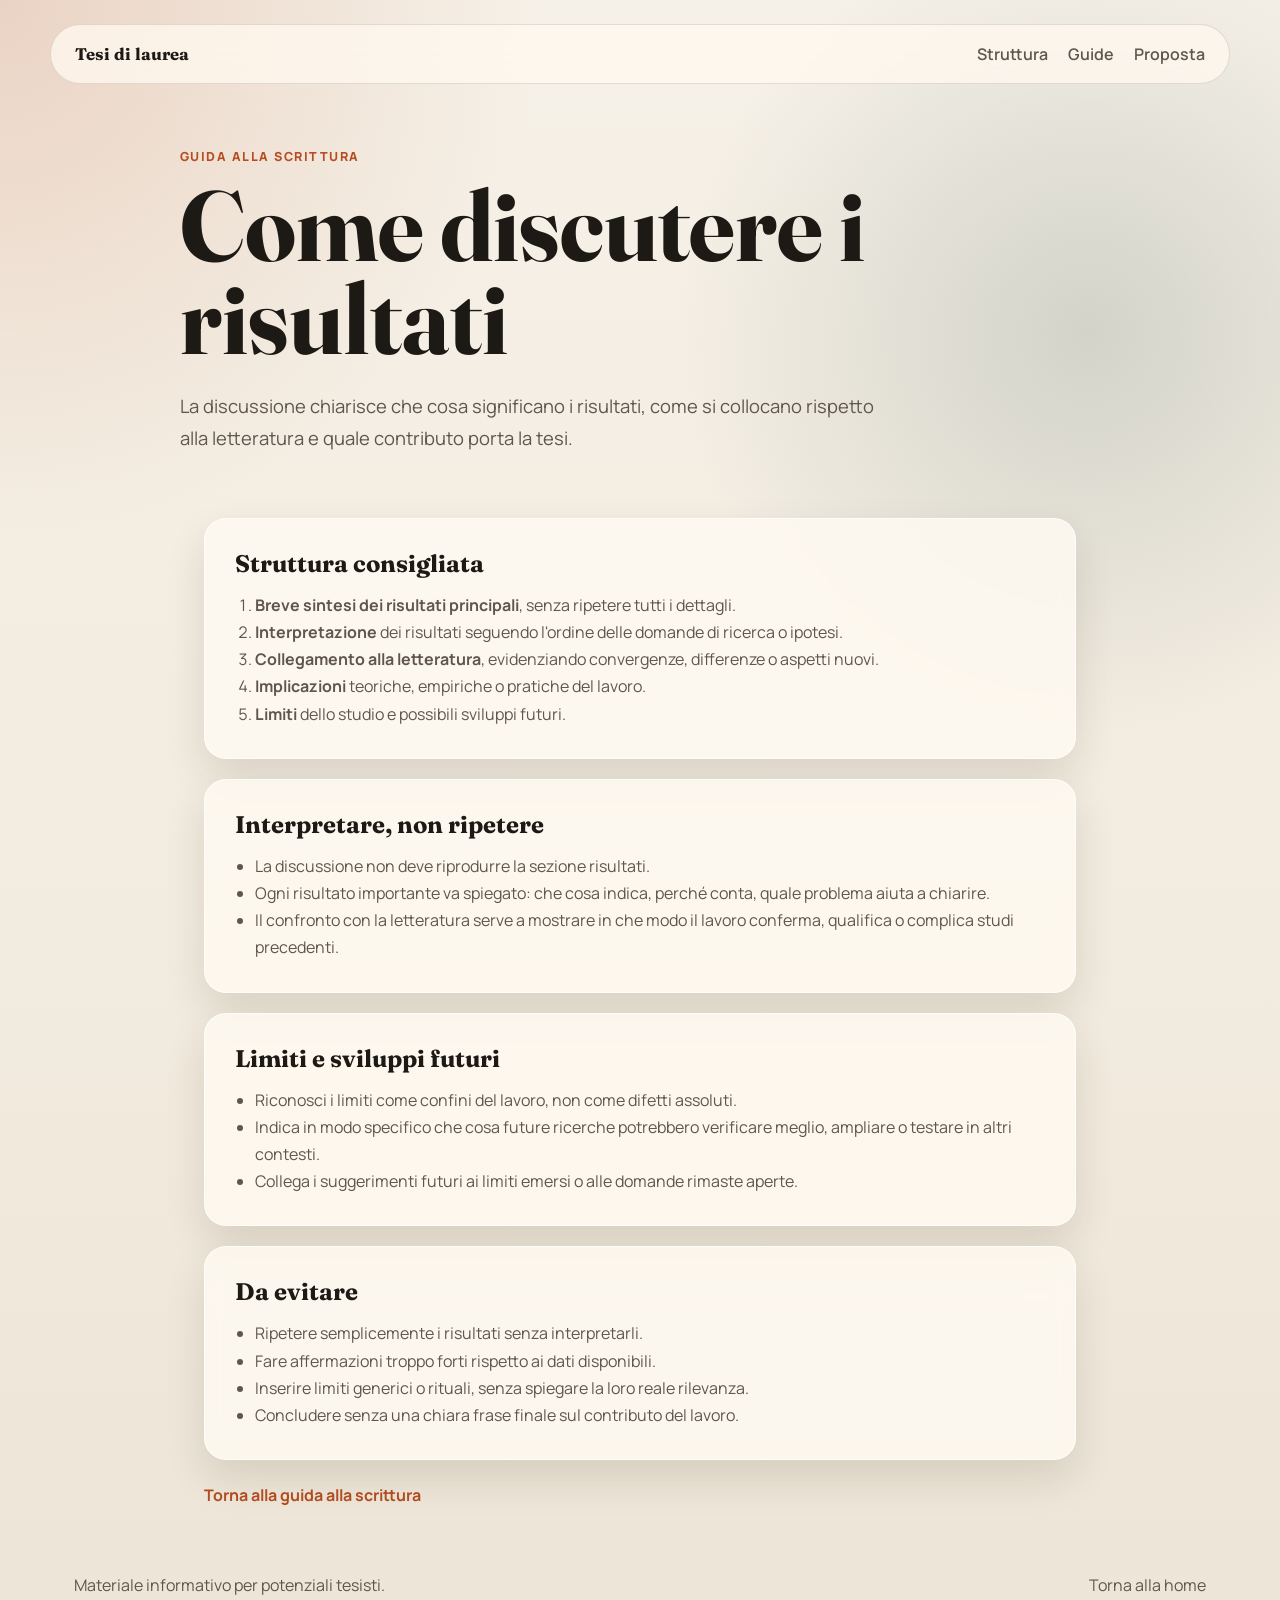
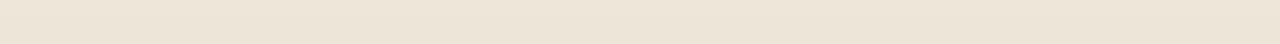
<file: discussione.html>
<!DOCTYPE html>
<html lang="it">
<head>
  <meta charset="UTF-8">
  <meta name="viewport" content="width=device-width, initial-scale=1.0">
  <title>Come Discutere i Risultati | Tesi di Laurea</title>
  <meta name="description" content="Guida pratica per discutere i risultati della tesi e collegarli alla letteratura e al contributo del lavoro.">
  <link rel="preconnect" href="https://fonts.googleapis.com">
  <link rel="preconnect" href="https://fonts.gstatic.com" crossorigin>
  <link href="https://fonts.googleapis.com/css2?family=Fraunces:opsz,wght@9..144,500;9..144,700&family=Manrope:wght@400;500;600;700&display=swap" rel="stylesheet">
  <link rel="stylesheet" href="styles.css?v=20260317">
</head>
<body>
  <header class="page-hero">
    <nav class="site-nav">
      <a class="brand" href="index.html">Tesi di laurea</a>
      <button class="nav-toggle" type="button" aria-expanded="false" aria-controls="nav-links">
        Menu
      </button>
      <div class="nav-links" id="nav-links">
        <a href="index.html#struttura">Struttura</a>
        <a href="index.html#scrittura">Guide</a>
        <a href="index.html#proposta">Proposta</a>
      </div>
    </nav>
    <div class="page-hero-content">
      <p class="eyebrow">Guida alla scrittura</p>
      <h1>Come discutere i risultati</h1>
      <p class="hero-text">
        La discussione chiarisce che cosa significano i risultati, come si collocano rispetto alla letteratura
        e quale contributo porta la tesi.
      </p>
    </div>
  </header>

  <main class="page-main">
    <section class="section">
      <div class="stack guide-stack">
        <article class="card guide-card">
          <h3>Struttura consigliata</h3>
          <ol class="timeline">
            <li><strong>Breve sintesi dei risultati principali</strong>, senza ripetere tutti i dettagli.</li>
            <li><strong>Interpretazione</strong> dei risultati seguendo l'ordine delle domande di ricerca o ipotesi.</li>
            <li><strong>Collegamento alla letteratura</strong>, evidenziando convergenze, differenze o aspetti nuovi.</li>
            <li><strong>Implicazioni</strong> teoriche, empiriche o pratiche del lavoro.</li>
            <li><strong>Limiti</strong> dello studio e possibili sviluppi futuri.</li>
          </ol>
        </article>
        <article class="card guide-card">
          <h3>Interpretare, non ripetere</h3>
          <ul class="checklist">
            <li>La discussione non deve riprodurre la sezione risultati.</li>
            <li>Ogni risultato importante va spiegato: che cosa indica, perché conta, quale problema aiuta a chiarire.</li>
            <li>Il confronto con la letteratura serve a mostrare in che modo il lavoro conferma, qualifica o complica studi precedenti.</li>
          </ul>
        </article>
        <article class="card guide-card">
          <h3>Limiti e sviluppi futuri</h3>
          <ul class="checklist">
            <li>Riconosci i limiti come confini del lavoro, non come difetti assoluti.</li>
            <li>Indica in modo specifico che cosa future ricerche potrebbero verificare meglio, ampliare o testare in altri contesti.</li>
            <li>Collega i suggerimenti futuri ai limiti emersi o alle domande rimaste aperte.</li>
          </ul>
        </article>
        <article class="card guide-card">
          <h3>Da evitare</h3>
          <ul class="checklist">
            <li>Ripetere semplicemente i risultati senza interpretarli.</li>
            <li>Fare affermazioni troppo forti rispetto ai dati disponibili.</li>
            <li>Inserire limiti generici o rituali, senza spiegare la loro reale rilevanza.</li>
            <li>Concludere senza una chiara frase finale sul contributo del lavoro.</li>
          </ul>
        </article>
      </div>
      <p class="back-link"><a href="index.html#scrittura">Torna alla guida alla scrittura</a></p>
    </section>
  </main>

  <footer class="site-footer">
    <p>Materiale informativo per potenziali tesisti.</p>
    <a href="index.html">Torna alla home</a>
  </footer>
  <script src="script.js?v=20260317"></script>
</body>
</html>
</file>
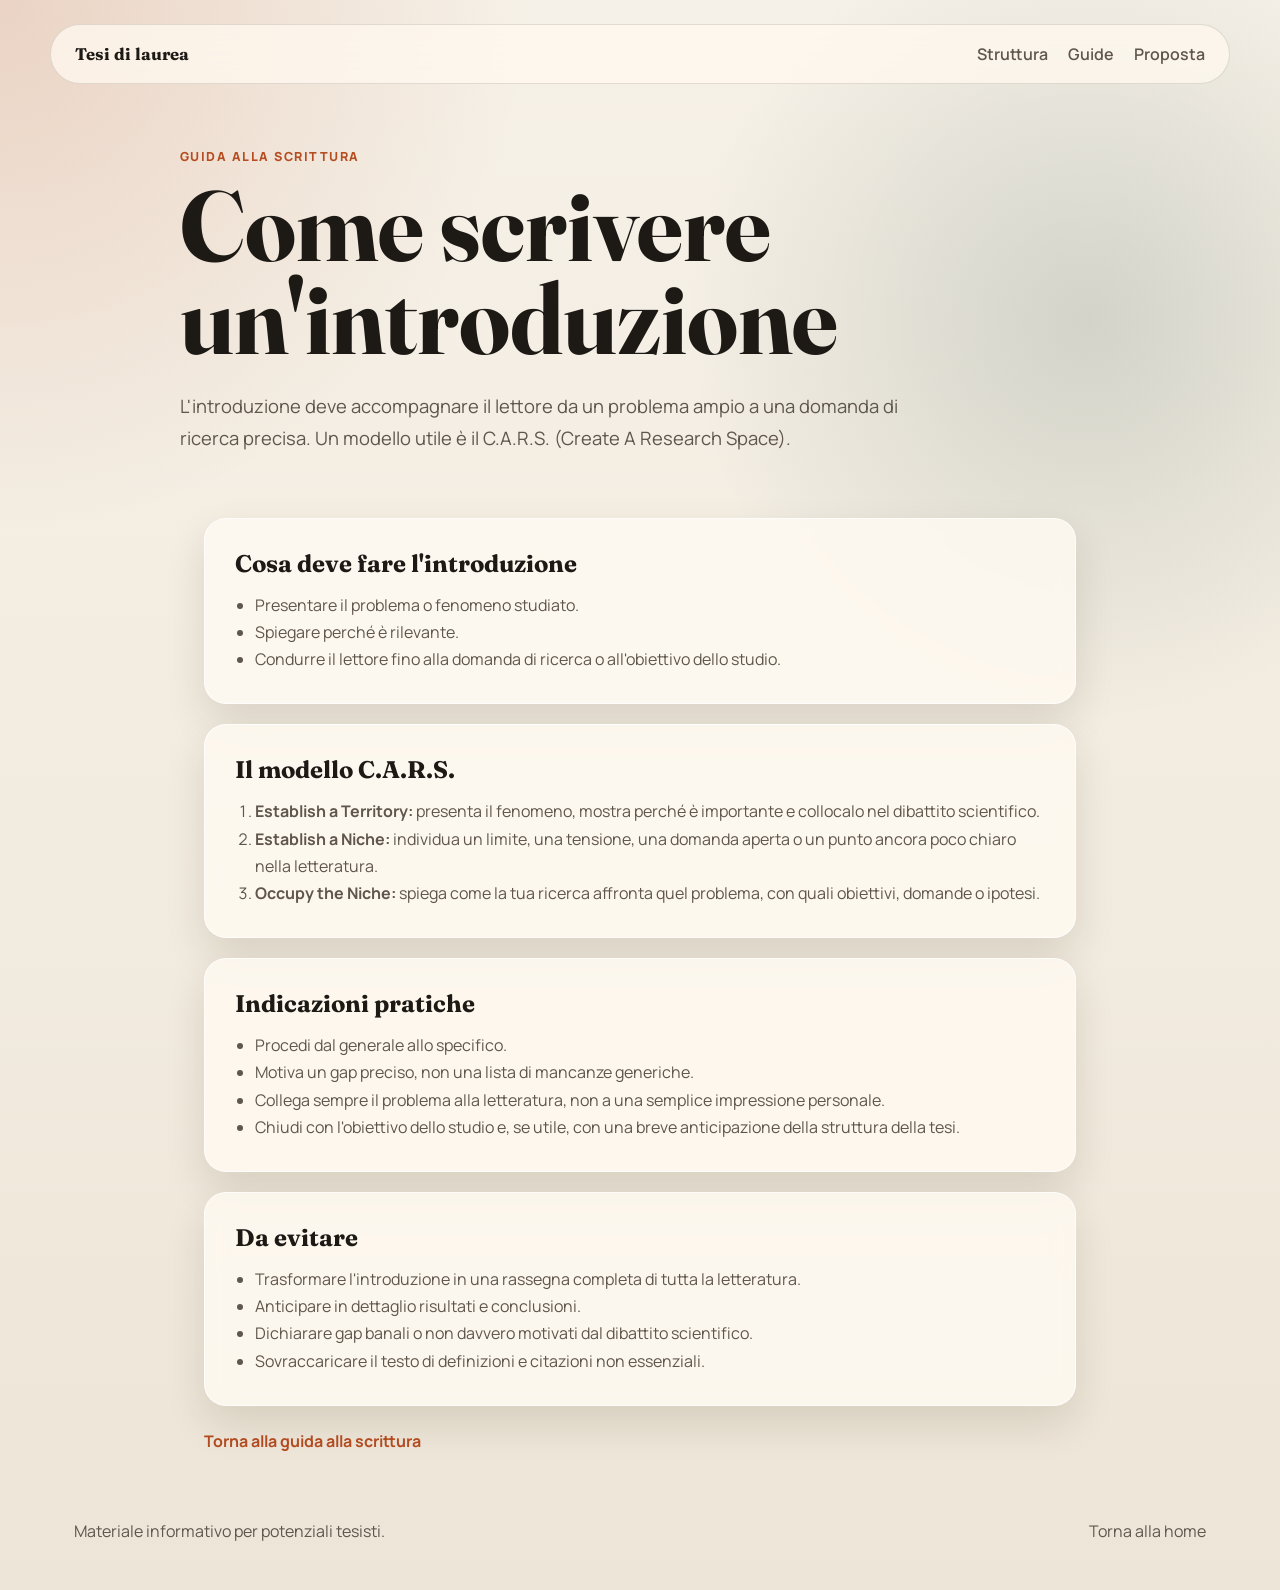
<file: introduzione.html>
<!DOCTYPE html>
<html lang="it">
<head>
  <meta charset="UTF-8">
  <meta name="viewport" content="width=device-width, initial-scale=1.0">
  <title>Come Scrivere un'Introduzione | Tesi di Laurea</title>
  <meta name="description" content="Guida pratica per scrivere l'introduzione della tesi con il modello C.A.R.S.">
  <link rel="preconnect" href="https://fonts.googleapis.com">
  <link rel="preconnect" href="https://fonts.gstatic.com" crossorigin>
  <link href="https://fonts.googleapis.com/css2?family=Fraunces:opsz,wght@9..144,500;9..144,700&family=Manrope:wght@400;500;600;700&display=swap" rel="stylesheet">
  <link rel="stylesheet" href="styles.css?v=20260317">
</head>
<body>
  <header class="page-hero">
    <nav class="site-nav">
      <a class="brand" href="index.html">Tesi di laurea</a>
      <button class="nav-toggle" type="button" aria-expanded="false" aria-controls="nav-links">
        Menu
      </button>
      <div class="nav-links" id="nav-links">
        <a href="index.html#struttura">Struttura</a>
        <a href="index.html#scrittura">Guide</a>
        <a href="index.html#proposta">Proposta</a>
      </div>
    </nav>
    <div class="page-hero-content">
      <p class="eyebrow">Guida alla scrittura</p>
      <h1>Come scrivere un'introduzione</h1>
      <p class="hero-text">
        L'introduzione deve accompagnare il lettore da un problema ampio a una domanda di ricerca precisa.
        Un modello utile è il C.A.R.S. (Create A Research Space).
      </p>
    </div>
  </header>

  <main class="page-main">
    <section class="section">
      <div class="stack guide-stack">
        <article class="card guide-card">
          <h3>Cosa deve fare l'introduzione</h3>
          <ul class="checklist">
            <li>Presentare il problema o fenomeno studiato.</li>
            <li>Spiegare perché è rilevante.</li>
            <li>Condurre il lettore fino alla domanda di ricerca o all'obiettivo dello studio.</li>
          </ul>
        </article>
        <article class="card guide-card">
          <h3>Il modello C.A.R.S.</h3>
          <ol class="timeline">
            <li><strong>Establish a Territory:</strong> presenta il fenomeno, mostra perché è importante e collocalo nel dibattito scientifico.</li>
            <li><strong>Establish a Niche:</strong> individua un limite, una tensione, una domanda aperta o un punto ancora poco chiaro nella letteratura.</li>
            <li><strong>Occupy the Niche:</strong> spiega come la tua ricerca affronta quel problema, con quali obiettivi, domande o ipotesi.</li>
          </ol>
        </article>
        <article class="card guide-card">
          <h3>Indicazioni pratiche</h3>
          <ul class="checklist">
            <li>Procedi dal generale allo specifico.</li>
            <li>Motiva un gap preciso, non una lista di mancanze generiche.</li>
            <li>Collega sempre il problema alla letteratura, non a una semplice impressione personale.</li>
            <li>Chiudi con l'obiettivo dello studio e, se utile, con una breve anticipazione della struttura della tesi.</li>
          </ul>
        </article>
        <article class="card guide-card">
          <h3>Da evitare</h3>
          <ul class="checklist">
            <li>Trasformare l'introduzione in una rassegna completa di tutta la letteratura.</li>
            <li>Anticipare in dettaglio risultati e conclusioni.</li>
            <li>Dichiarare gap banali o non davvero motivati dal dibattito scientifico.</li>
            <li>Sovraccaricare il testo di definizioni e citazioni non essenziali.</li>
          </ul>
        </article>
      </div>
      <p class="back-link"><a href="index.html#scrittura">Torna alla guida alla scrittura</a></p>
    </section>
  </main>

  <footer class="site-footer">
    <p>Materiale informativo per potenziali tesisti.</p>
    <a href="index.html">Torna alla home</a>
  </footer>
  <script src="script.js?v=20260317"></script>
</body>
</html>
</file>
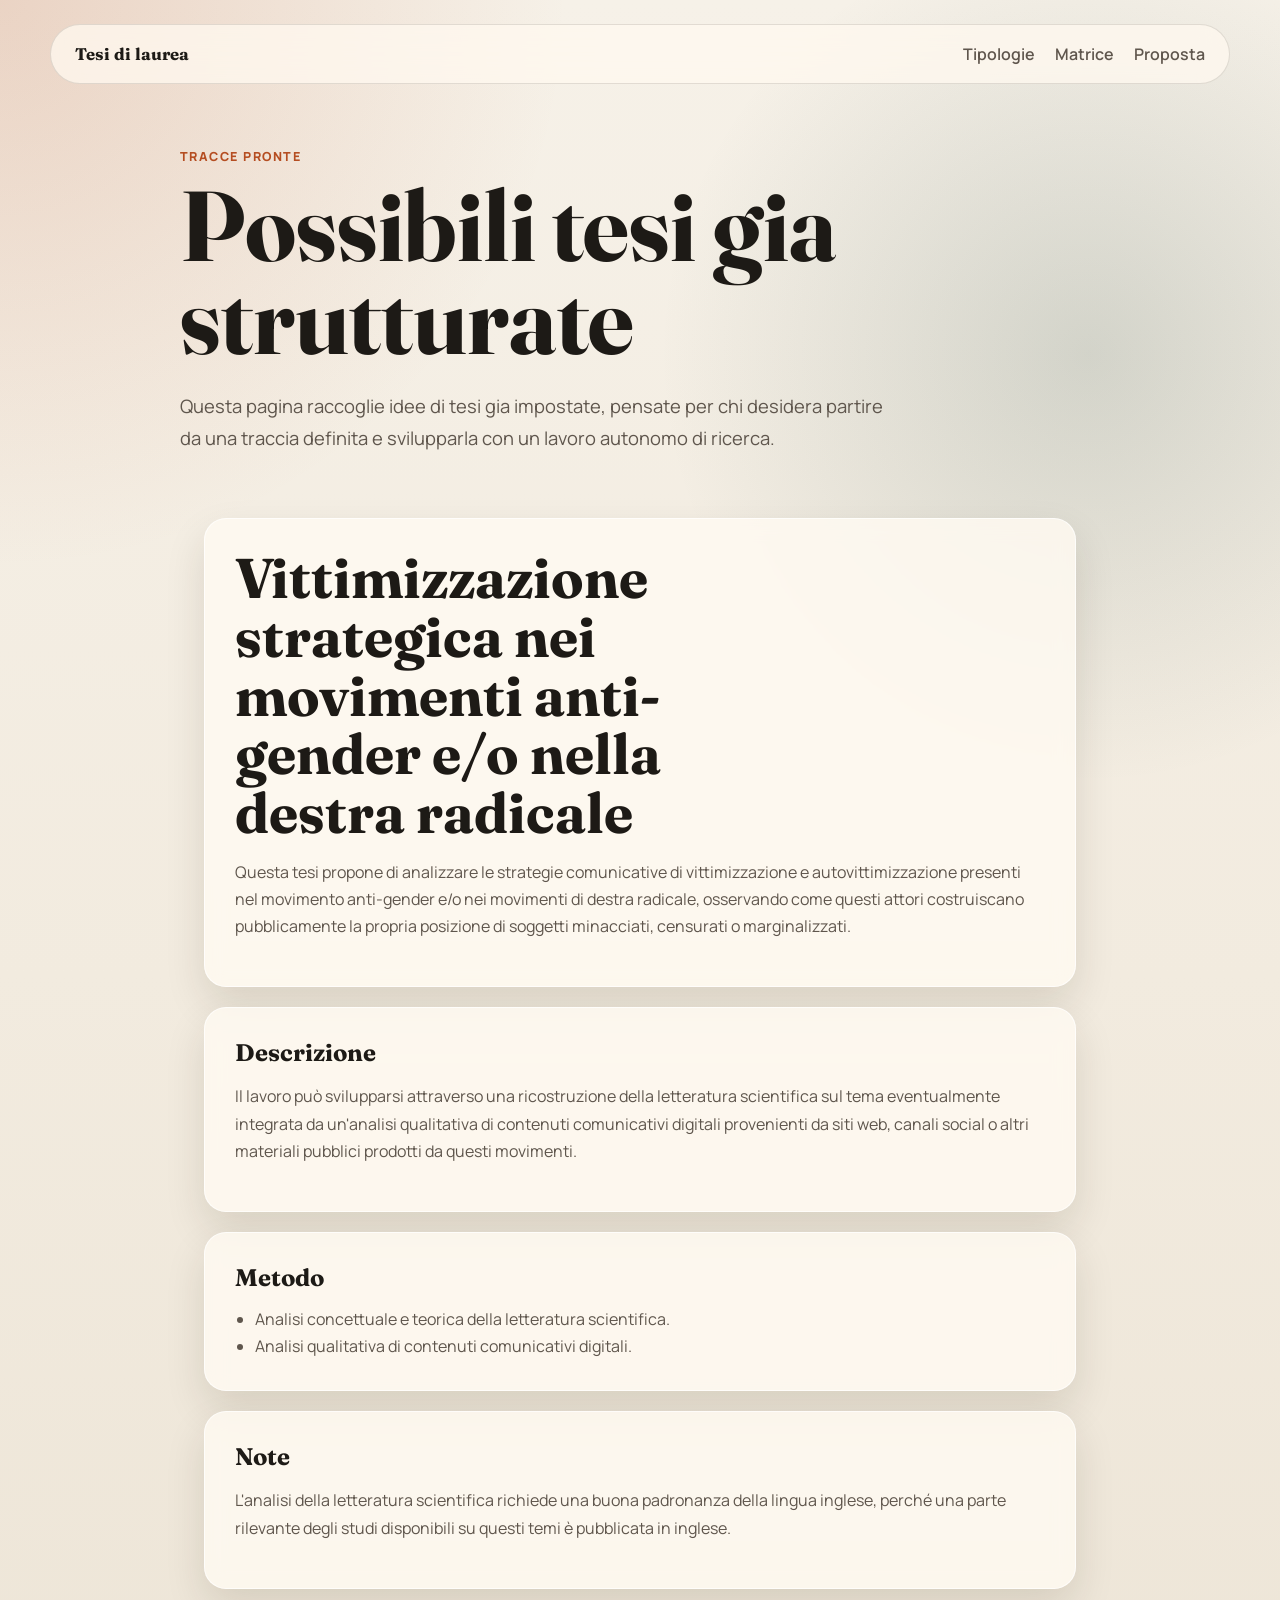
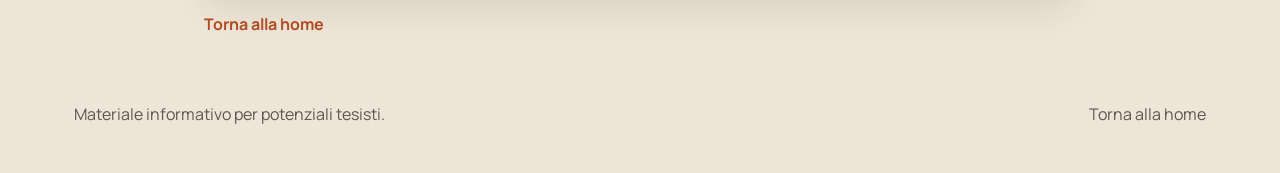
<file: possibili-tesi.html>
<!DOCTYPE html>
<html lang="it">
<head>
  <meta charset="UTF-8">
  <meta name="viewport" content="width=device-width, initial-scale=1.0">
  <title>Possibili Tesi | Tesi di Laurea</title>
  <meta name="description" content="Una raccolta di possibili tracce di tesi gia impostate, con titolo, descrizione, metodo e note.">
  <link rel="preconnect" href="https://fonts.googleapis.com">
  <link rel="preconnect" href="https://fonts.gstatic.com" crossorigin>
  <link href="https://fonts.googleapis.com/css2?family=Fraunces:opsz,wght@9..144,500;9..144,700&family=Manrope:wght@400;500;600;700&display=swap" rel="stylesheet">
  <link rel="stylesheet" href="styles.css?v=20260317">
</head>
<body>
  <header class="page-hero">
    <nav class="site-nav">
      <a class="brand" href="index.html">Tesi di laurea</a>
      <button class="nav-toggle" type="button" aria-expanded="false" aria-controls="nav-links">
        Menu
      </button>
      <div class="nav-links" id="nav-links">
        <a href="index.html#tipologie">Tipologie</a>
        <a href="index.html#matrice">Matrice</a>
        <a href="index.html#proposta">Proposta</a>
      </div>
    </nav>
    <div class="page-hero-content">
      <p class="eyebrow">Tracce pronte</p>
      <h1>Possibili tesi gia strutturate</h1>
      <p class="hero-text">
        Questa pagina raccoglie idee di tesi gia impostate, pensate per chi desidera partire da una
        traccia definita e svilupparla con un lavoro autonomo di ricerca.
      </p>
    </div>
  </header>

  <main class="page-main">
    <section class="section">
      <div class="stack guide-stack">
        <article class="card guide-card">
          <h2>Vittimizzazione strategica nei movimenti anti-gender e/o nella destra radicale</h2>
          <p>
            Questa tesi propone di analizzare le strategie comunicative di vittimizzazione e
            autovittimizzazione presenti nel movimento anti-gender e/o nei movimenti di destra radicale,
            osservando come questi attori costruiscano pubblicamente la propria posizione di soggetti
            minacciati, censurati o marginalizzati.
          </p>
        </article>

        <article class="card guide-card">
          <h3>Descrizione</h3>
          <p>
            Il lavoro può svilupparsi attraverso una ricostruzione della letteratura scientifica sul tema
            eventualmente integrata da un'analisi qualitativa di contenuti comunicativi digitali provenienti da siti web,
            canali social o altri materiali pubblici prodotti da questi movimenti.
          </p>
        </article>

        <article class="card guide-card">
          <h3>Metodo</h3>
          <ul class="checklist">
            <li>Analisi concettuale e teorica della letteratura scientifica.</li>
            <li>Analisi qualitativa di contenuti comunicativi digitali.</li>
          </ul>
        </article>

        <article class="card guide-card">
          <h3>Note</h3>
          <p>
            L'analisi della letteratura scientifica richiede una buona padronanza della lingua inglese,
            perché una parte rilevante degli studi disponibili su questi temi è pubblicata in inglese.
          </p>
        </article>
      </div>

      <p class="back-link"><a href="index.html#proposte">Torna alla home</a></p>
    </section>
  </main>

  <footer class="site-footer">
    <p>Materiale informativo per potenziali tesisti.</p>
    <a href="index.html">Torna alla home</a>
  </footer>
  <script src="script.js?v=20260317"></script>
</body>
</html>
</file>
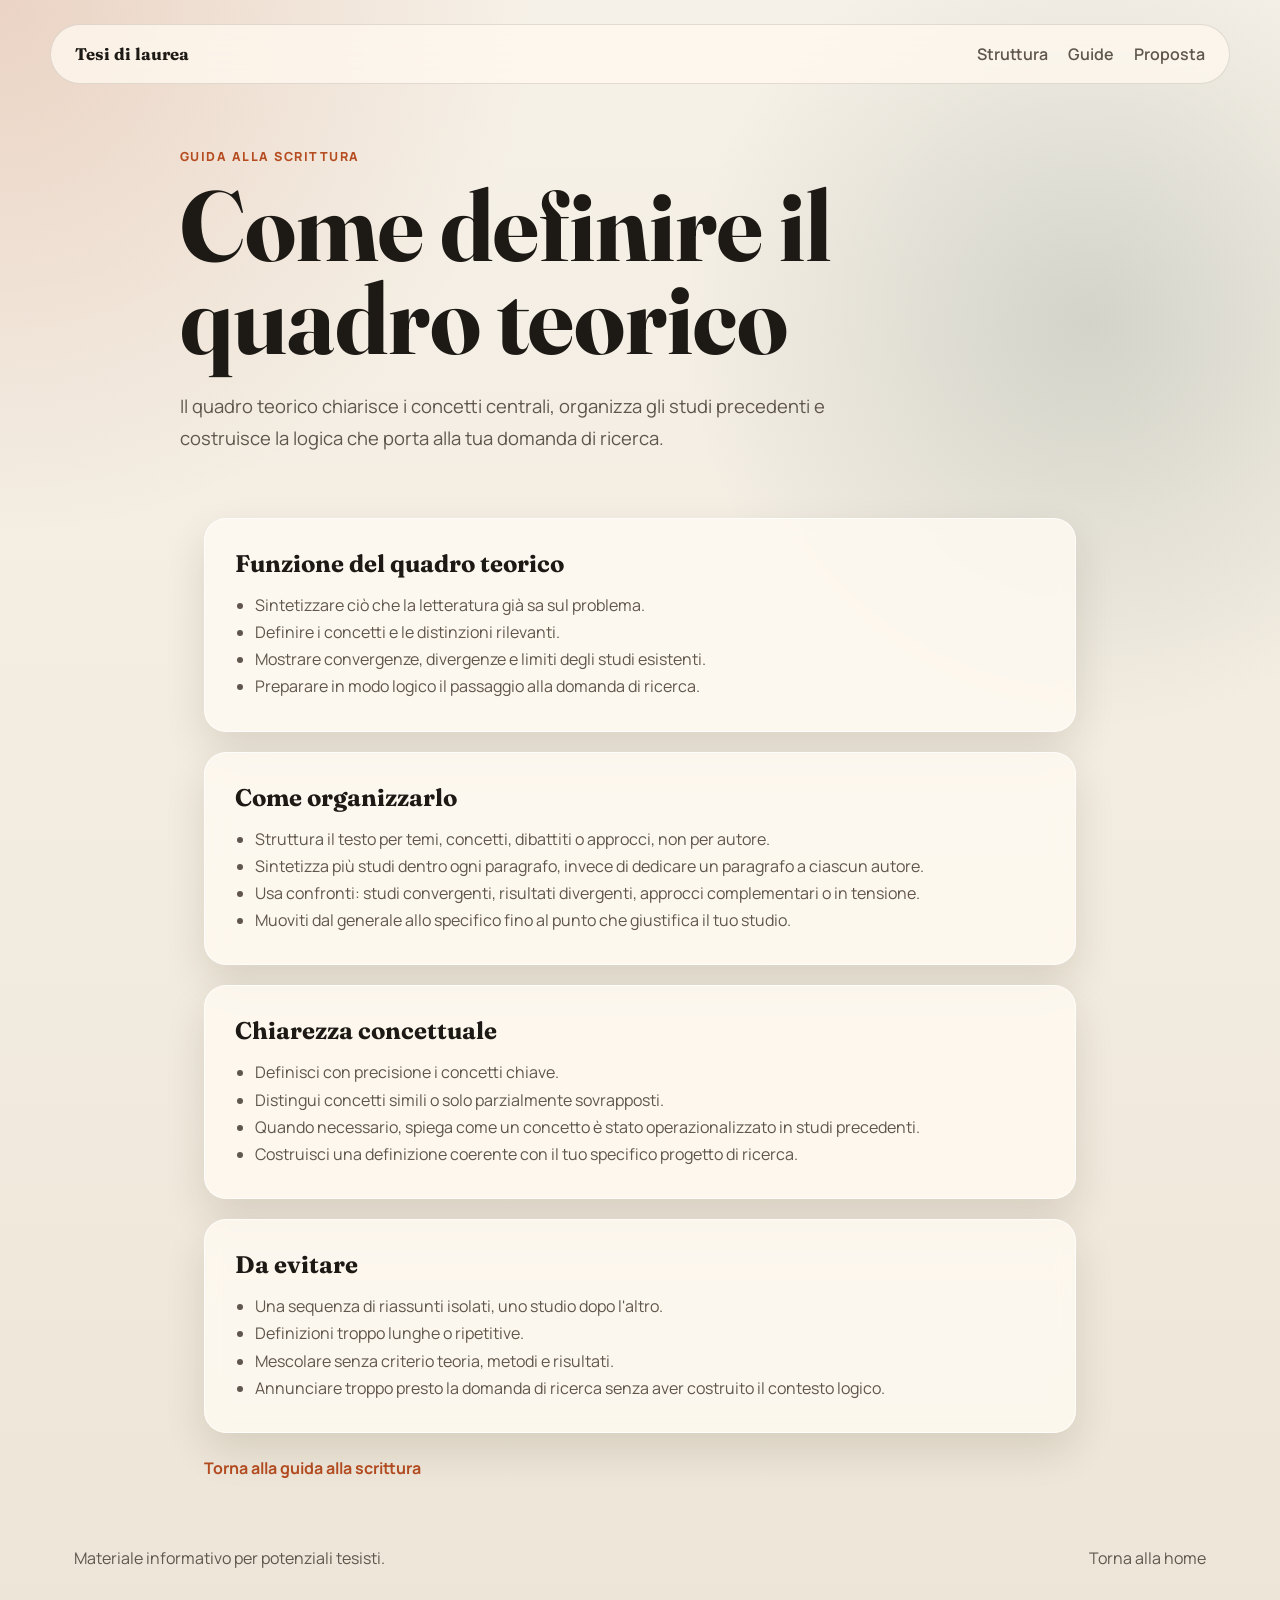
<file: quadro-teorico.html>
<!DOCTYPE html>
<html lang="it">
<head>
  <meta charset="UTF-8">
  <meta name="viewport" content="width=device-width, initial-scale=1.0">
  <title>Come Costruire il Quadro Teorico | Tesi di Laurea</title>
  <meta name="description" content="Guida pratica per costruire il quadro teorico e la letteratura rilevante nella tesi.">
  <link rel="preconnect" href="https://fonts.googleapis.com">
  <link rel="preconnect" href="https://fonts.gstatic.com" crossorigin>
  <link href="https://fonts.googleapis.com/css2?family=Fraunces:opsz,wght@9..144,500;9..144,700&family=Manrope:wght@400;500;600;700&display=swap" rel="stylesheet">
  <link rel="stylesheet" href="styles.css?v=20260317">
</head>
<body>
  <header class="page-hero">
    <nav class="site-nav">
      <a class="brand" href="index.html">Tesi di laurea</a>
      <button class="nav-toggle" type="button" aria-expanded="false" aria-controls="nav-links">
        Menu
      </button>
      <div class="nav-links" id="nav-links">
        <a href="index.html#struttura">Struttura</a>
        <a href="index.html#scrittura">Guide</a>
        <a href="index.html#proposta">Proposta</a>
      </div>
    </nav>
    <div class="page-hero-content">
      <p class="eyebrow">Guida alla scrittura</p>
      <h1>Come definire il quadro teorico</h1>
      <p class="hero-text">
        Il quadro teorico chiarisce i concetti centrali, organizza gli studi precedenti e costruisce
        la logica che porta alla tua domanda di ricerca.
      </p>
    </div>
  </header>

  <main class="page-main">
    <section class="section">
      <div class="stack guide-stack">
        <article class="card guide-card">
          <h3>Funzione del quadro teorico</h3>
          <ul class="checklist">
            <li>Sintetizzare ciò che la letteratura già sa sul problema.</li>
            <li>Definire i concetti e le distinzioni rilevanti.</li>
            <li>Mostrare convergenze, divergenze e limiti degli studi esistenti.</li>
            <li>Preparare in modo logico il passaggio alla domanda di ricerca.</li>
          </ul>
        </article>
        <article class="card guide-card">
          <h3>Come organizzarlo</h3>
          <ul class="checklist">
            <li>Struttura il testo per temi, concetti, dibattiti o approcci, non per autore.</li>
            <li>Sintetizza più studi dentro ogni paragrafo, invece di dedicare un paragrafo a ciascun autore.</li>
            <li>Usa confronti: studi convergenti, risultati divergenti, approcci complementari o in tensione.</li>
            <li>Muoviti dal generale allo specifico fino al punto che giustifica il tuo studio.</li>
          </ul>
        </article>
        <article class="card guide-card">
          <h3>Chiarezza concettuale</h3>
          <ul class="checklist">
            <li>Definisci con precisione i concetti chiave.</li>
            <li>Distingui concetti simili o solo parzialmente sovrapposti.</li>
            <li>Quando necessario, spiega come un concetto è stato operazionalizzato in studi precedenti.</li>
            <li>Costruisci una definizione coerente con il tuo specifico progetto di ricerca.</li>
          </ul>
        </article>
        <article class="card guide-card">
          <h3>Da evitare</h3>
          <ul class="checklist">
            <li>Una sequenza di riassunti isolati, uno studio dopo l'altro.</li>
            <li>Definizioni troppo lunghe o ripetitive.</li>
            <li>Mescolare senza criterio teoria, metodi e risultati.</li>
            <li>Annunciare troppo presto la domanda di ricerca senza aver costruito il contesto logico.</li>
          </ul>
        </article>
      </div>
      <p class="back-link"><a href="index.html#scrittura">Torna alla guida alla scrittura</a></p>
    </section>
  </main>

  <footer class="site-footer">
    <p>Materiale informativo per potenziali tesisti.</p>
    <a href="index.html">Torna alla home</a>
  </footer>
  <script src="script.js?v=20260317"></script>
</body>
</html>
</file>
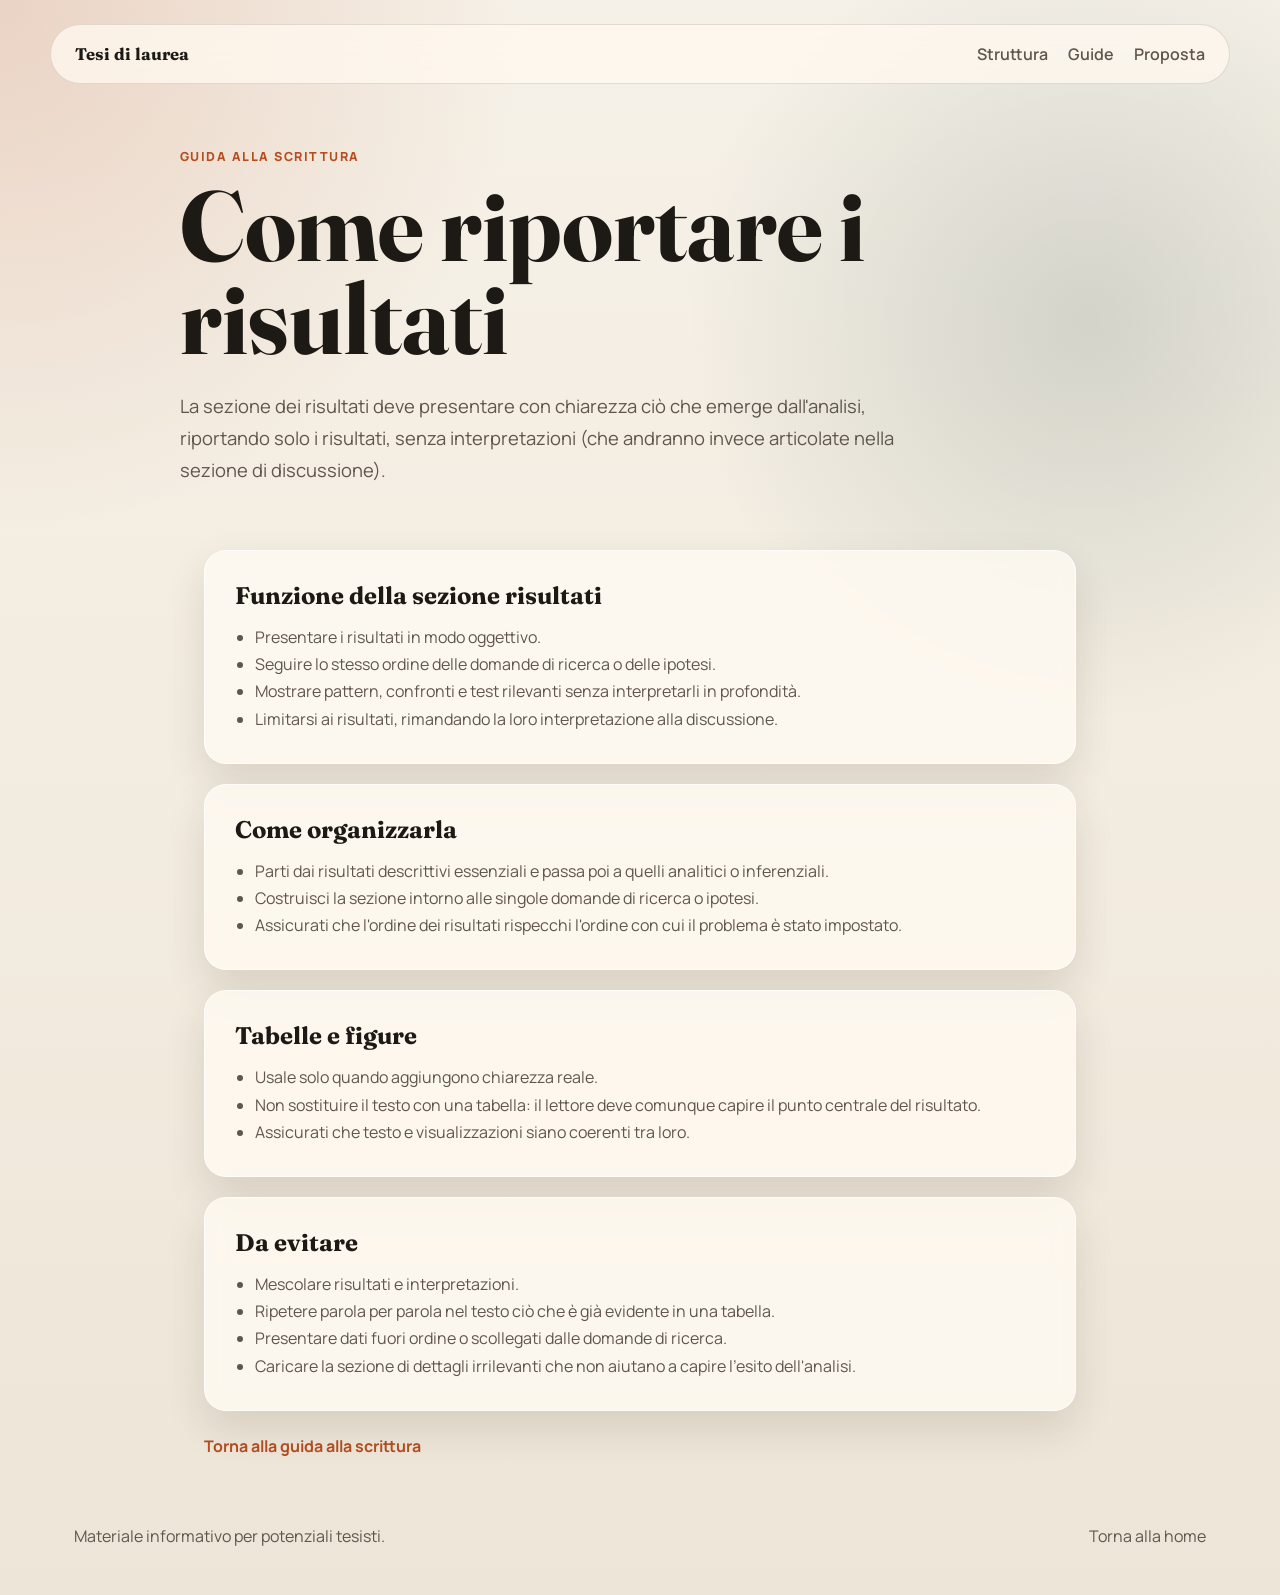
<file: risultati.html>
<!DOCTYPE html>
<html lang="it">
<head>
  <meta charset="UTF-8">
  <meta name="viewport" content="width=device-width, initial-scale=1.0">
  <title>Come Riportare i Risultati | Tesi di Laurea</title>
  <meta name="description" content="Guida pratica per presentare i risultati della tesi in modo chiaro, ordinato e coerente con APA.">
  <link rel="preconnect" href="https://fonts.googleapis.com">
  <link rel="preconnect" href="https://fonts.gstatic.com" crossorigin>
  <link href="https://fonts.googleapis.com/css2?family=Fraunces:opsz,wght@9..144,500;9..144,700&family=Manrope:wght@400;500;600;700&display=swap" rel="stylesheet">
  <link rel="stylesheet" href="styles.css?v=20260317">
</head>
<body>
  <header class="page-hero">
    <nav class="site-nav">
      <a class="brand" href="index.html">Tesi di laurea</a>
      <button class="nav-toggle" type="button" aria-expanded="false" aria-controls="nav-links">
        Menu
      </button>
      <div class="nav-links" id="nav-links">
        <a href="index.html#struttura">Struttura</a>
        <a href="index.html#scrittura">Guide</a>
        <a href="index.html#proposta">Proposta</a>
      </div>
    </nav>
    <div class="page-hero-content">
      <p class="eyebrow">Guida alla scrittura</p>
      <h1>Come riportare i risultati</h1>
      <p class="hero-text">
        La sezione dei risultati deve presentare con chiarezza ciò che emerge dall'analisi,
        riportando solo i risultati, senza interpretazioni (che andranno invece articolate nella sezione di discussione).
      </p>
    </div>
  </header>

  <main class="page-main">
    <section class="section">
      <div class="stack guide-stack">
        <article class="card guide-card">
          <h3>Funzione della sezione risultati</h3>
          <ul class="checklist">
            <li>Presentare i risultati in modo oggettivo.</li>
            <li>Seguire lo stesso ordine delle domande di ricerca o delle ipotesi.</li>
            <li>Mostrare pattern, confronti e test rilevanti senza interpretarli in profondità.</li>
            <li>Limitarsi ai risultati, rimandando la loro interpretazione alla discussione.</li>
          </ul>
        </article>
        <article class="card guide-card">
          <h3>Come organizzarla</h3>
          <ul class="checklist">
            <li>Parti dai risultati descrittivi essenziali e passa poi a quelli analitici o inferenziali.</li>
            <li>Costruisci la sezione intorno alle singole domande di ricerca o ipotesi.</li>
            <li>Assicurati che l'ordine dei risultati rispecchi l'ordine con cui il problema è stato impostato.</li>
          </ul>
        </article>
        <article class="card guide-card">
          <h3>Tabelle e figure</h3>
          <ul class="checklist">
            <li>Usale solo quando aggiungono chiarezza reale.</li>
            <li>Non sostituire il testo con una tabella: il lettore deve comunque capire il punto centrale del risultato.</li>
            <li>Assicurati che testo e visualizzazioni siano coerenti tra loro.</li>
          </ul>
        </article>
        <article class="card guide-card">
          <h3>Da evitare</h3>
          <ul class="checklist">
            <li>Mescolare risultati e interpretazioni.</li>
            <li>Ripetere parola per parola nel testo ciò che è già evidente in una tabella.</li>
            <li>Presentare dati fuori ordine o scollegati dalle domande di ricerca.</li>
            <li>Caricare la sezione di dettagli irrilevanti che non aiutano a capire l'esito dell'analisi.</li>
          </ul>
        </article>
      </div>
      <p class="back-link"><a href="index.html#scrittura">Torna alla guida alla scrittura</a></p>
    </section>
  </main>

  <footer class="site-footer">
    <p>Materiale informativo per potenziali tesisti.</p>
    <a href="index.html">Torna alla home</a>
  </footer>
  <script src="script.js?v=20260317"></script>
</body>
</html>
</file>
<file: styles.css>
:root {
  --bg: #f4efe6;
  --bg-accent: #efe0c7;
  --surface: rgba(255, 250, 242, 0.82);
  --surface-strong: #fff9f0;
  --text: #1d1a16;
  --muted: #5f564d;
  --line: rgba(29, 26, 22, 0.12);
  --primary: #b54d21;
  --primary-dark: #893815;
  --secondary: #23443c;
  --shadow: 0 18px 40px rgba(45, 29, 9, 0.12);
  --radius: 22px;
  --max-width: 1180px;
}

* {
  box-sizing: border-box;
}

html {
  scroll-behavior: smooth;
}

body {
  margin: 0;
  font-family: "Manrope", sans-serif;
  color: var(--text);
  background:
    radial-gradient(circle at top left, rgba(181, 77, 33, 0.18), transparent 26%),
    radial-gradient(circle at 85% 20%, rgba(35, 68, 60, 0.16), transparent 24%),
    linear-gradient(180deg, #f6f1e8 0%, #f2ebdf 55%, #ede5d7 100%);
}

a {
  color: inherit;
  text-decoration: none;
}

.hero,
.section,
.site-footer {
  padding-left: 24px;
  padding-right: 24px;
}

.site-nav,
.hero-content,
.section > *,
.site-footer {
  max-width: var(--max-width);
  margin: 0 auto;
}

.hero {
  padding-top: 24px;
  padding-bottom: 72px;
}

.site-nav {
  display: flex;
  align-items: center;
  justify-content: space-between;
  gap: 24px;
  padding: 18px 24px;
  border: 1px solid var(--line);
  border-radius: 999px;
  background: rgba(255, 249, 240, 0.76);
  backdrop-filter: blur(14px);
  position: sticky;
  top: 18px;
  z-index: 10;
}

.brand,
h1,
h2,
h3 {
  font-family: "Fraunces", serif;
}

.brand {
  font-size: 1.05rem;
  font-weight: 700;
}

.nav-links {
  display: flex;
  align-items: center;
  gap: 20px;
}

.nav-links a {
  color: var(--muted);
  font-weight: 600;
}

.nav-toggle {
  display: none;
  border: 0;
  background: transparent;
  font: inherit;
  color: var(--text);
}

.hero-content {
  padding-top: 72px;
}

.eyebrow,
.section-kicker {
  margin: 0 0 14px;
  text-transform: uppercase;
  letter-spacing: 0.12em;
  font-size: 0.78rem;
  font-weight: 800;
  color: var(--primary);
}

h1 {
  max-width: 11ch;
  margin: 0;
  font-size: clamp(3.2rem, 9vw, 6.2rem);
  line-height: 0.94;
}

.hero-text {
  max-width: 720px;
  margin: 24px 0 0;
  font-size: 1.15rem;
  line-height: 1.75;
  color: var(--muted);
}

.hero-actions {
  display: flex;
  flex-wrap: wrap;
  gap: 14px;
  margin-top: 32px;
}

.button {
  display: inline-flex;
  align-items: center;
  justify-content: center;
  min-height: 48px;
  padding: 0 20px;
  border-radius: 999px;
  font-weight: 700;
  transition: transform 180ms ease, background-color 180ms ease, color 180ms ease;
}

.button:hover,
.button:focus-visible {
  transform: translateY(-1px);
}

.button-primary {
  background: var(--primary);
  color: #fff;
}

.button-primary:hover,
.button-primary:focus-visible {
  background: var(--primary-dark);
}

.button-secondary {
  border: 1px solid var(--line);
  background: rgba(255, 250, 242, 0.7);
}

.section {
  padding-top: 28px;
  padding-bottom: 28px;
}

.section-heading {
  margin-bottom: 22px;
}

h2 {
  margin: 0;
  font-size: clamp(2rem, 5vw, 3.5rem);
  line-height: 1.05;
  max-width: 14ch;
}

.grid {
  display: grid;
  gap: 18px;
}

.grid-2 {
  grid-template-columns: repeat(2, minmax(0, 1fr));
}

.grid-3 {
  grid-template-columns: repeat(3, minmax(0, 1fr));
}

.grid-4 {
  grid-template-columns: repeat(4, minmax(0, 1fr));
}

.stack {
  display: grid;
  gap: 18px;
}

.card {
  background: var(--surface);
  border: 1px solid rgba(255, 255, 255, 0.7);
  box-shadow: var(--shadow);
  border-radius: var(--radius);
  padding: 26px;
  backdrop-filter: blur(10px);
}

.card h3 {
  margin-top: 0;
  margin-bottom: 12px;
  font-size: 1.5rem;
}

.card p,
.card li {
  color: var(--muted);
  line-height: 1.7;
}

.stat-card {
  min-height: 220px;
}

.stat-number {
  display: inline-block;
  margin-bottom: 18px;
  color: var(--secondary);
  font-size: 2rem;
  font-weight: 800;
}

.topic-card ul,
.checklist,
.timeline {
  margin: 14px 0 0;
  padding-left: 20px;
}

.topic-index {
  display: grid;
  place-items: center;
  width: 92px;
  height: 92px;
  margin-bottom: 18px;
  border-radius: 26px;
  background: linear-gradient(135deg, #d96a2f, #f2a35d);
  color: #fff;
  font-weight: 800;
  font-size: 1.6rem;
}

.callout {
  margin-top: 20px;
  padding: 22px 26px;
  border-left: 6px solid var(--secondary);
  border-radius: 0 var(--radius) var(--radius) 0;
  background: rgba(35, 68, 60, 0.08);
}

.callout p {
  margin: 0;
  line-height: 1.75;
}

.study-card {
  display: grid;
  grid-template-columns: 92px 1fr;
  gap: 18px;
  align-items: start;
}

.matrix-intro p:first-child {
  margin-top: 0;
}

.matrix-intro p:last-child {
  margin-bottom: 0;
}

.matrix-card h3 {
  margin-bottom: 18px;
}

.matrix-note {
  margin: 16px 0 0;
  color: var(--muted);
  line-height: 1.7;
}

.matrix-wrap {
  overflow-x: auto;
}

.matrix-table {
  width: 100%;
  border-collapse: collapse;
  min-width: 860px;
}

.matrix-table th,
.matrix-table td {
  padding: 16px 14px;
  text-align: left;
  vertical-align: top;
  border-bottom: 1px solid var(--line);
  color: var(--muted);
  line-height: 1.55;
}

.matrix-table thead th {
  color: var(--text);
  font-size: 0.95rem;
}

.matrix-table tbody th {
  color: var(--text);
  font-weight: 700;
  min-width: 180px;
}

.detail-links-card {
  margin-top: 18px;
}

.detail-links {
  display: flex;
  flex-wrap: wrap;
  gap: 12px;
  margin-top: 16px;
}

.detail-links a {
  display: inline-flex;
  align-items: center;
  min-height: 42px;
  padding: 0 16px;
  border: 1px solid var(--line);
  border-radius: 999px;
  background: rgba(255, 250, 242, 0.8);
  color: var(--text);
  font-weight: 600;
}

.guide-stack {
  gap: 20px;
}

.guide-card {
  padding: 30px;
}

.guide-card h3 {
  margin-bottom: 14px;
}

.guide-overview {
  align-items: stretch;
}

.guide-link-card {
  display: flex;
  flex-direction: column;
}

.guide-link-card p {
  flex: 1;
}

.text-link {
  display: inline-flex;
  align-items: center;
  font-weight: 700;
  color: var(--primary);
}

.page-hero {
  padding: 24px 24px 36px;
}

.page-hero-content,
.page-main {
  max-width: 920px;
  margin: 0 auto;
}

.page-hero-content {
  padding-top: 64px;
}

.back-link {
  margin-top: 24px;
  font-weight: 700;
}

.back-link a {
  color: var(--primary);
}

.reference-example {
  margin: 12px 0 0;
  padding: 16px 18px;
  white-space: pre-wrap;
  border-radius: 16px;
  background: rgba(35, 68, 60, 0.08);
  border: 1px solid var(--line);
  color: var(--text);
  font-family: "Manrope", sans-serif;
  line-height: 1.7;
}

.study-index {
  display: grid;
  place-items: center;
  width: 92px;
  height: 92px;
  border-radius: 26px;
  background: linear-gradient(135deg, var(--primary), #db8c4f);
  color: #fff;
  font-weight: 800;
  font-size: 1.6rem;
}

.note-card {
  background: linear-gradient(180deg, rgba(35, 68, 60, 0.12), rgba(255, 249, 240, 0.8));
}

.deadline-card {
  background: linear-gradient(160deg, rgba(181, 77, 33, 0.12), rgba(255, 249, 240, 0.85));
}

.site-footer {
  display: flex;
  justify-content: space-between;
  gap: 24px;
  padding-top: 40px;
  padding-bottom: 48px;
  color: var(--muted);
}

.site-footer p {
  margin: 0;
}

.reveal {
  opacity: 0;
  transform: translateY(24px);
  transition: opacity 500ms ease, transform 500ms ease;
}

.reveal.is-visible {
  opacity: 1;
  transform: translateY(0);
}

@media (max-width: 960px) {
  .grid-2,
  .grid-3,
  .grid-4 {
    grid-template-columns: 1fr;
  }

  .study-card {
    grid-template-columns: 1fr;
  }
}

@media (max-width: 780px) {
  .site-nav {
    flex-wrap: wrap;
    border-radius: 28px;
    padding: 18px;
  }

  .nav-toggle {
    display: inline-flex;
  }

  .nav-links {
    display: none;
    width: 100%;
    flex-direction: column;
    align-items: flex-start;
    padding-top: 8px;
  }

  .nav-links.is-open {
    display: flex;
  }

  h1 {
    max-width: 12ch;
  }

  .hero-content {
    padding-top: 52px;
  }

  .site-footer {
    flex-direction: column;
  }
}
</file>
